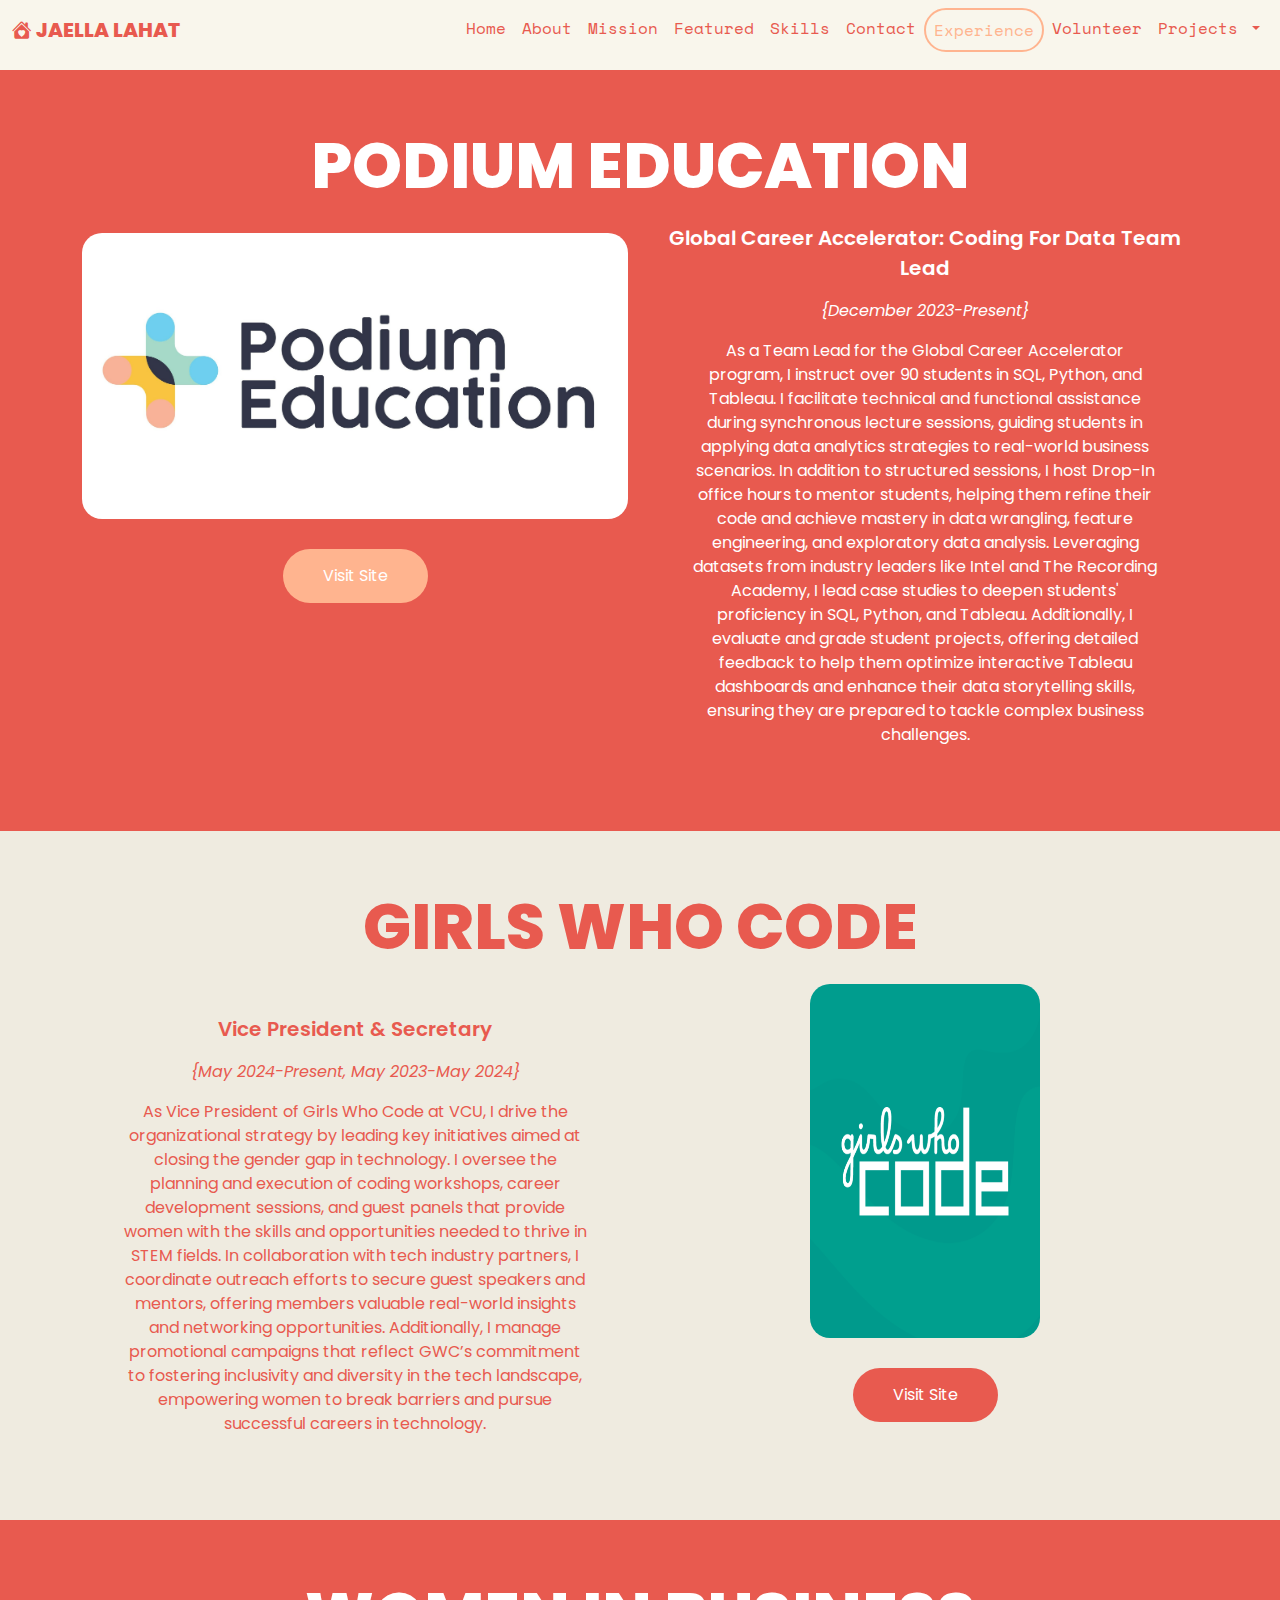
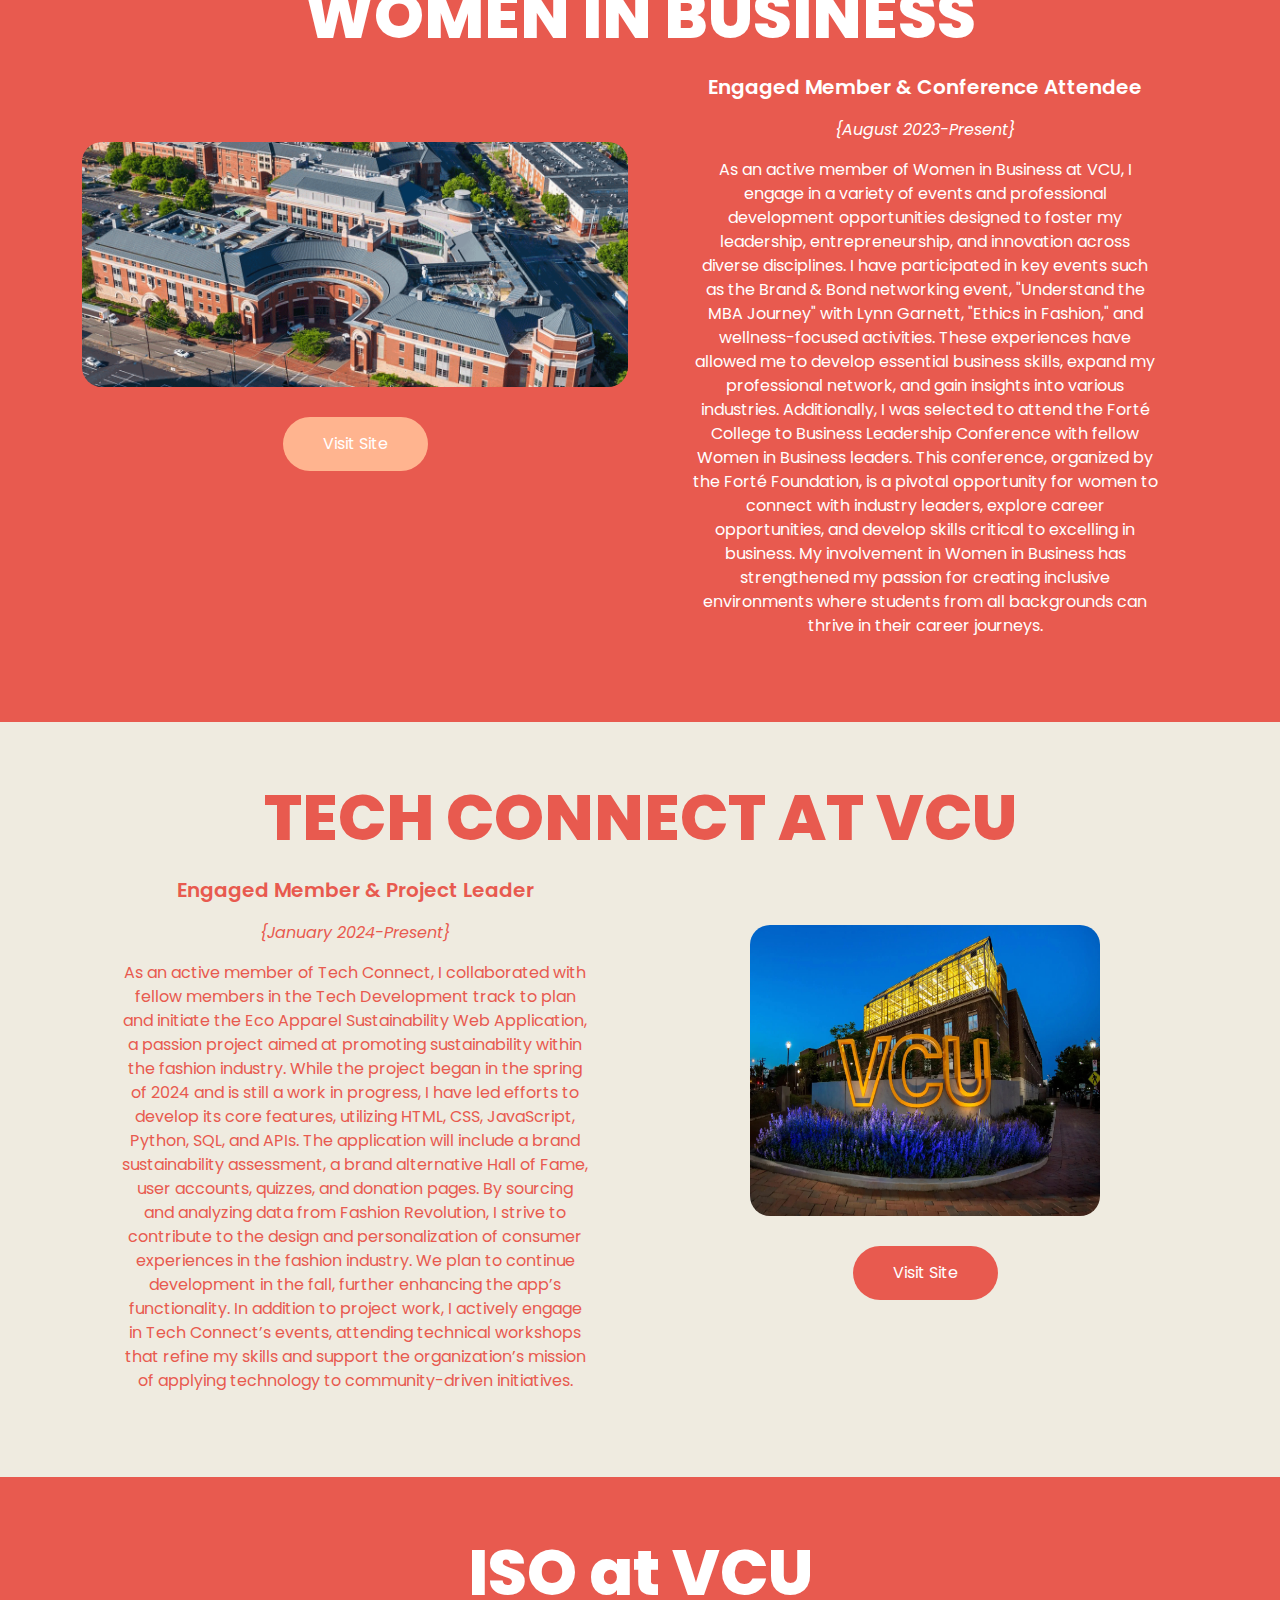
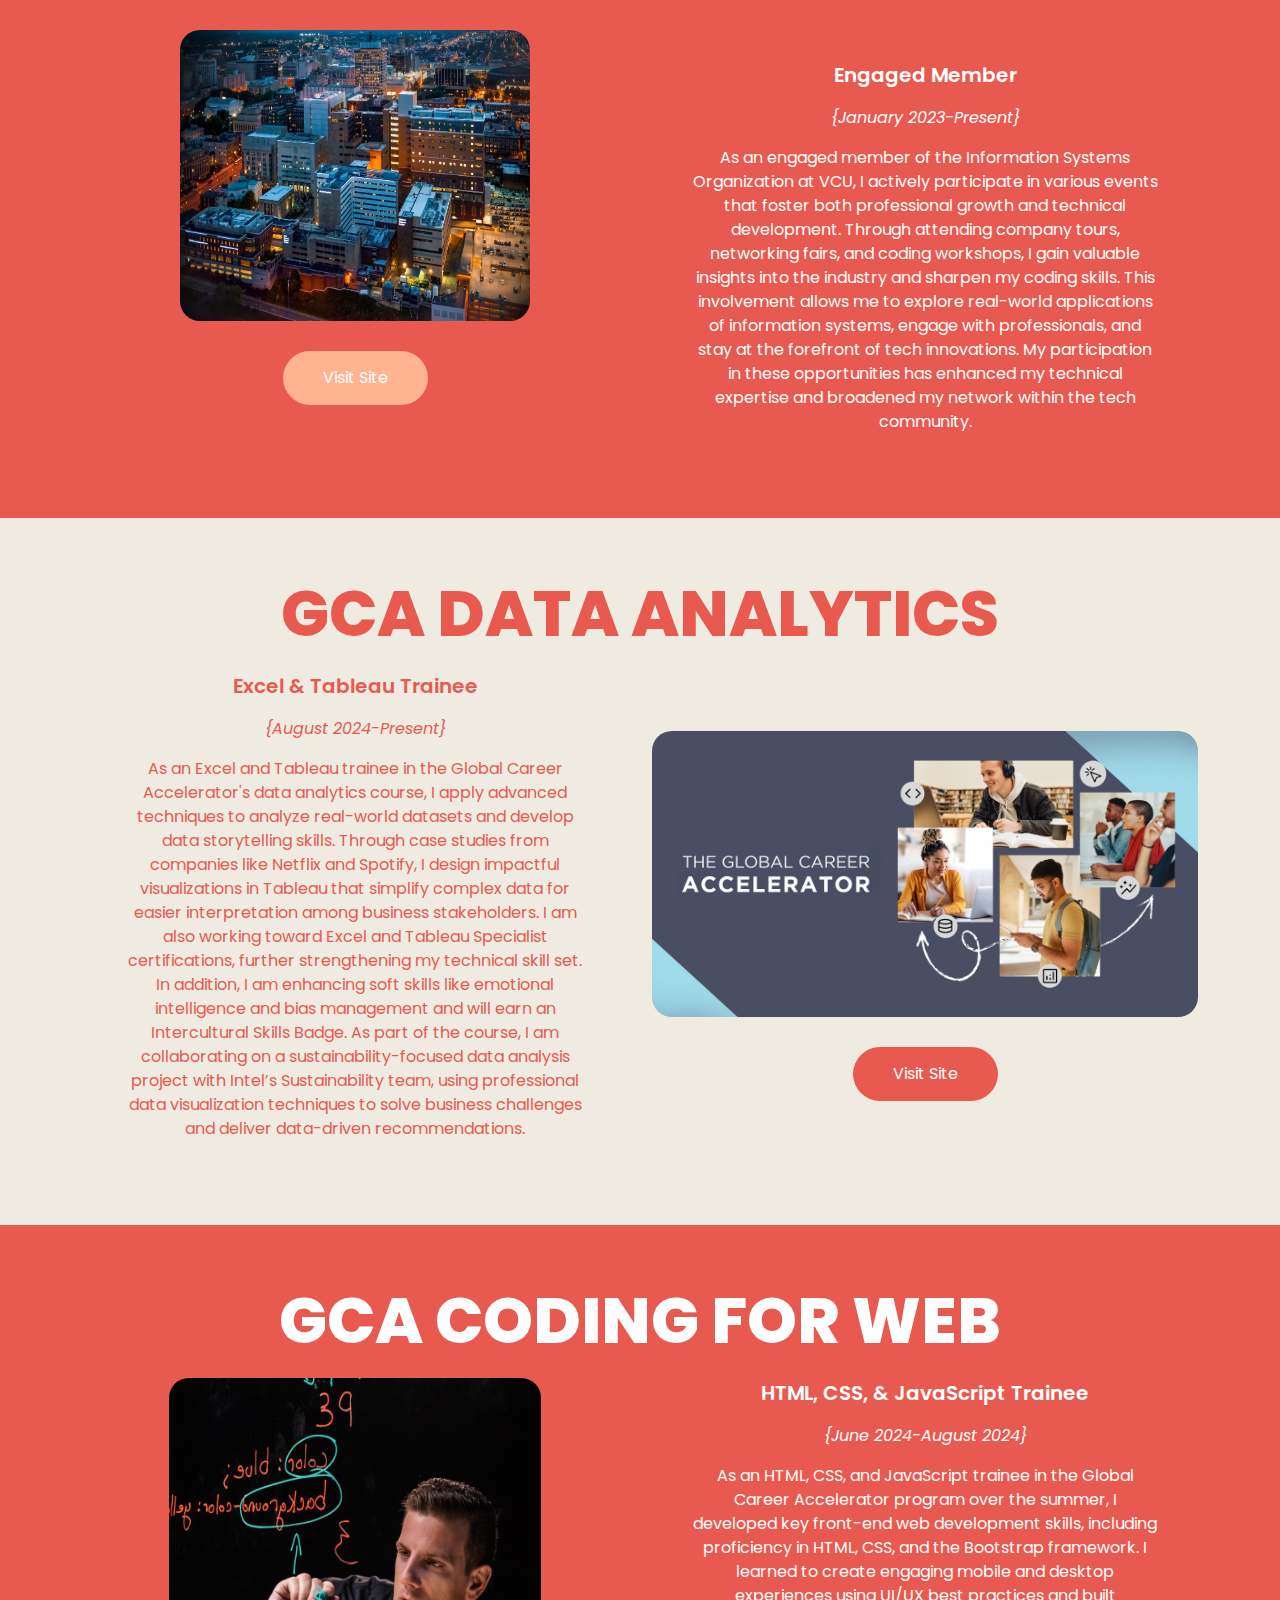
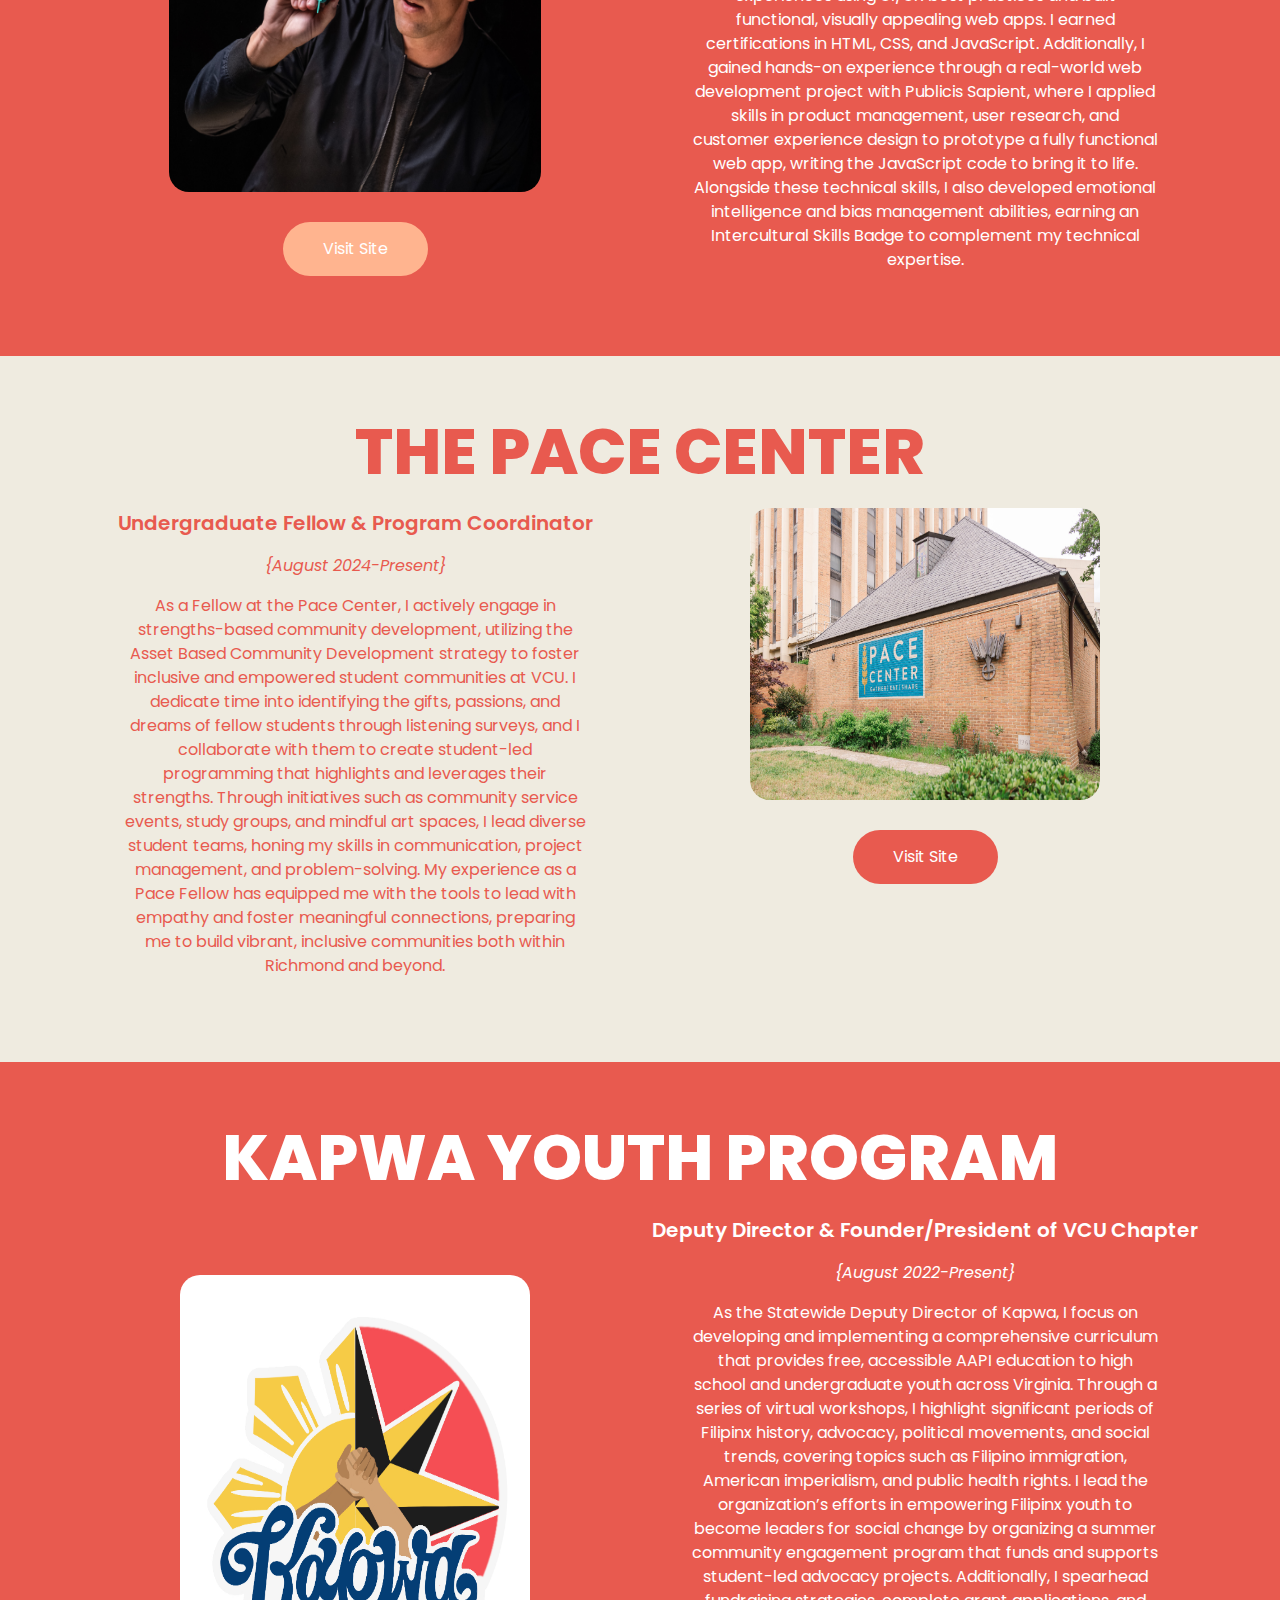
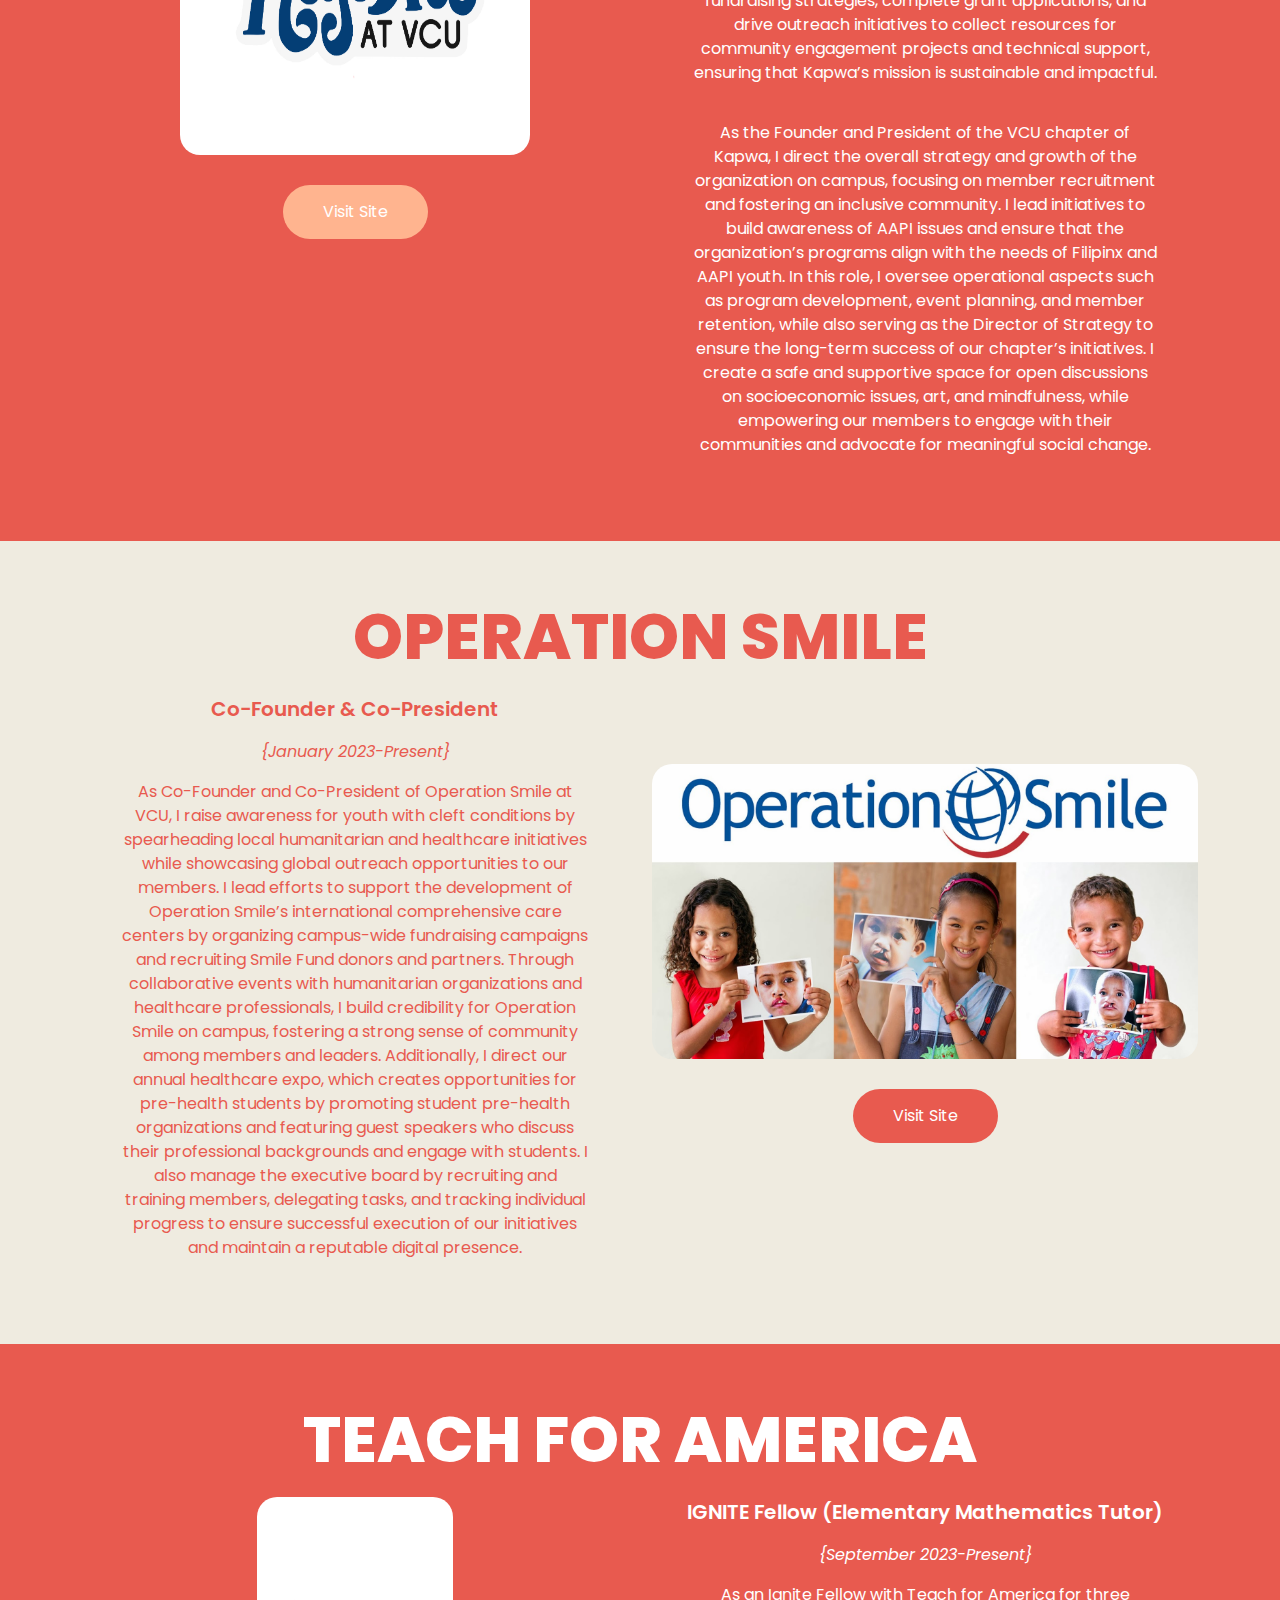
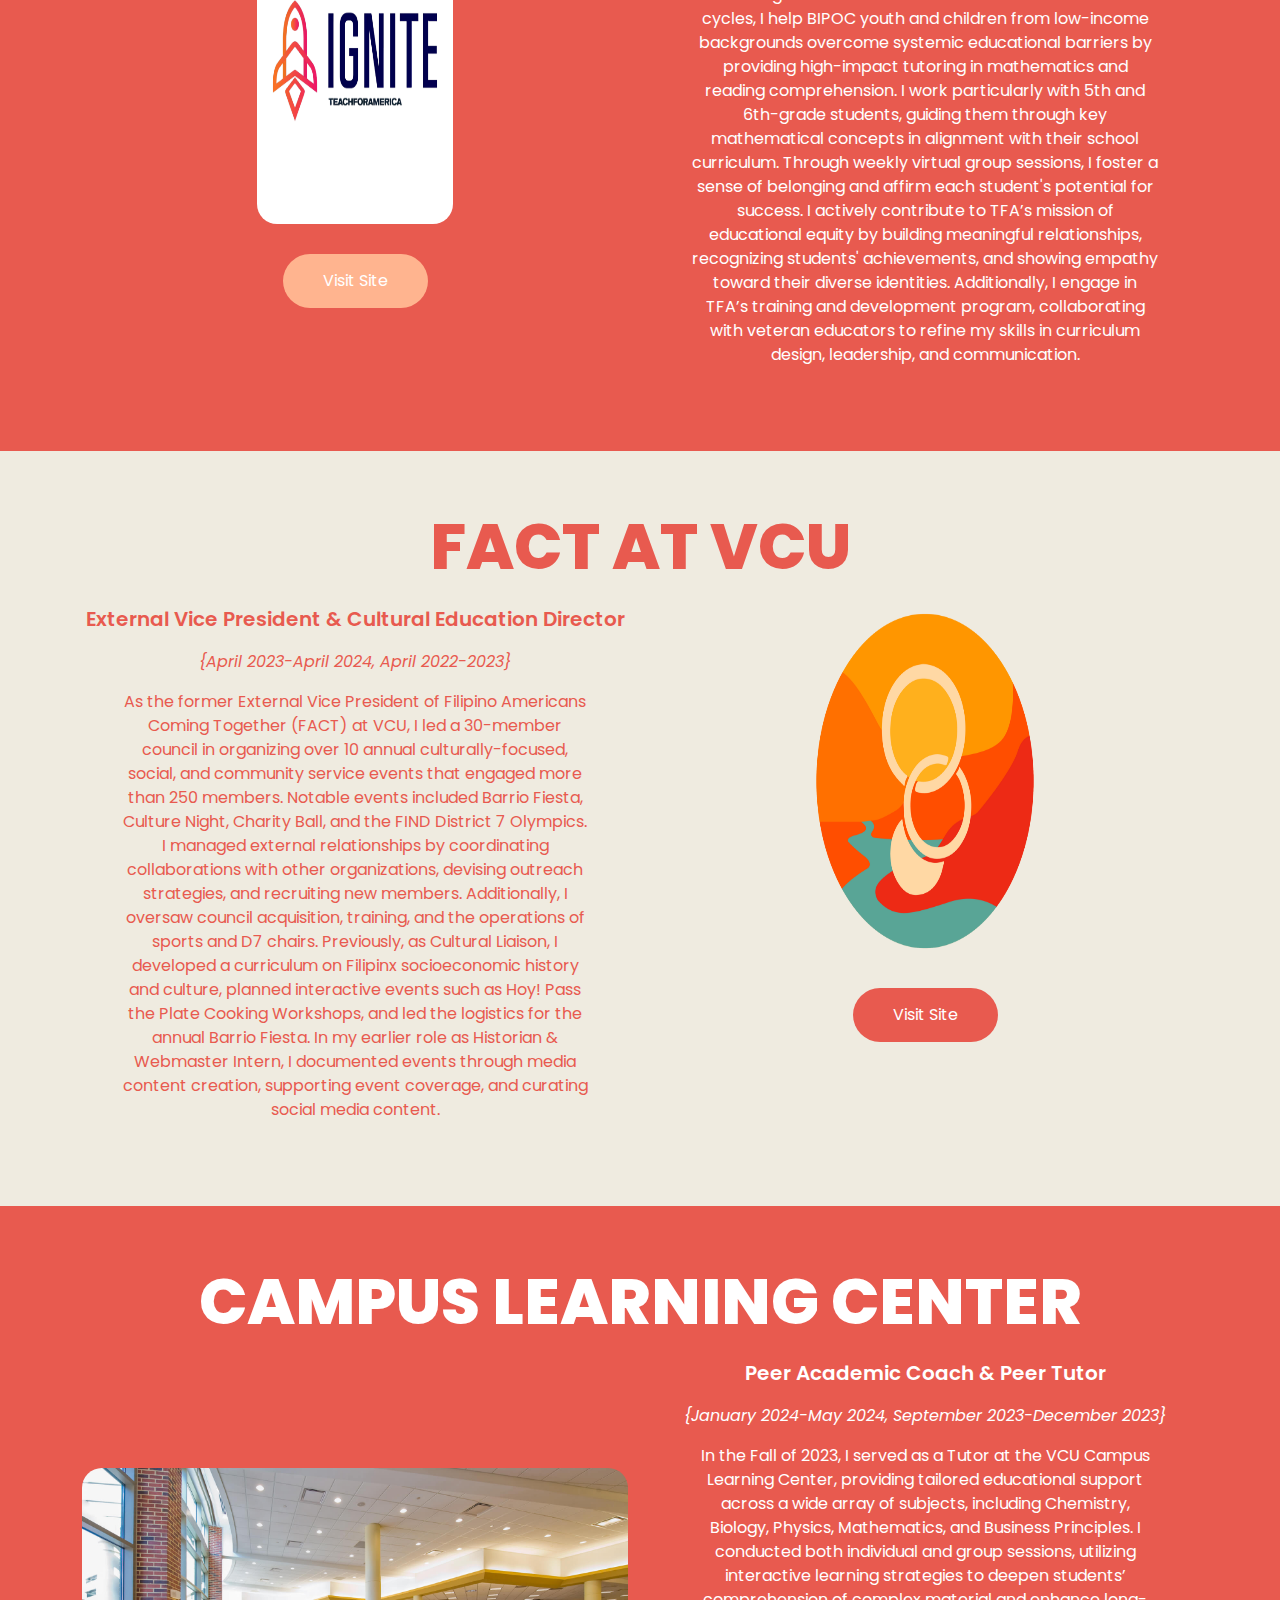
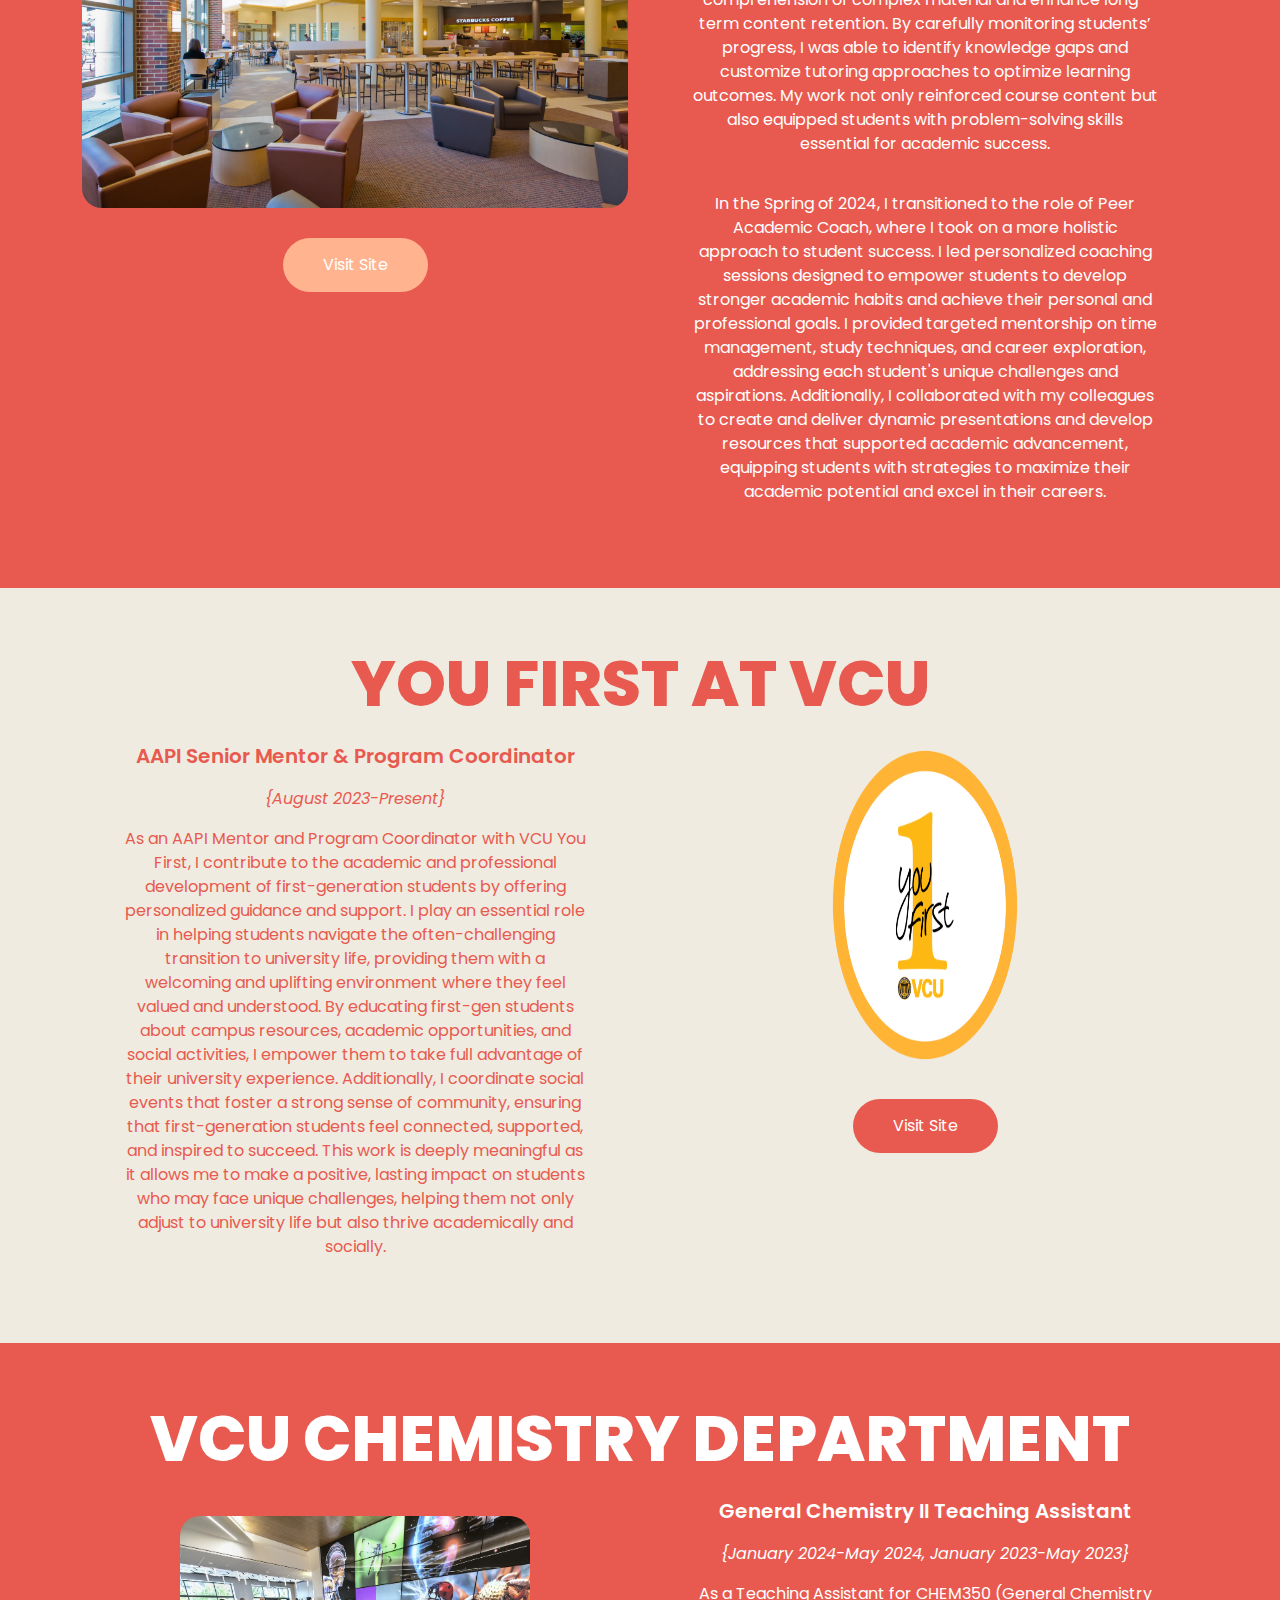
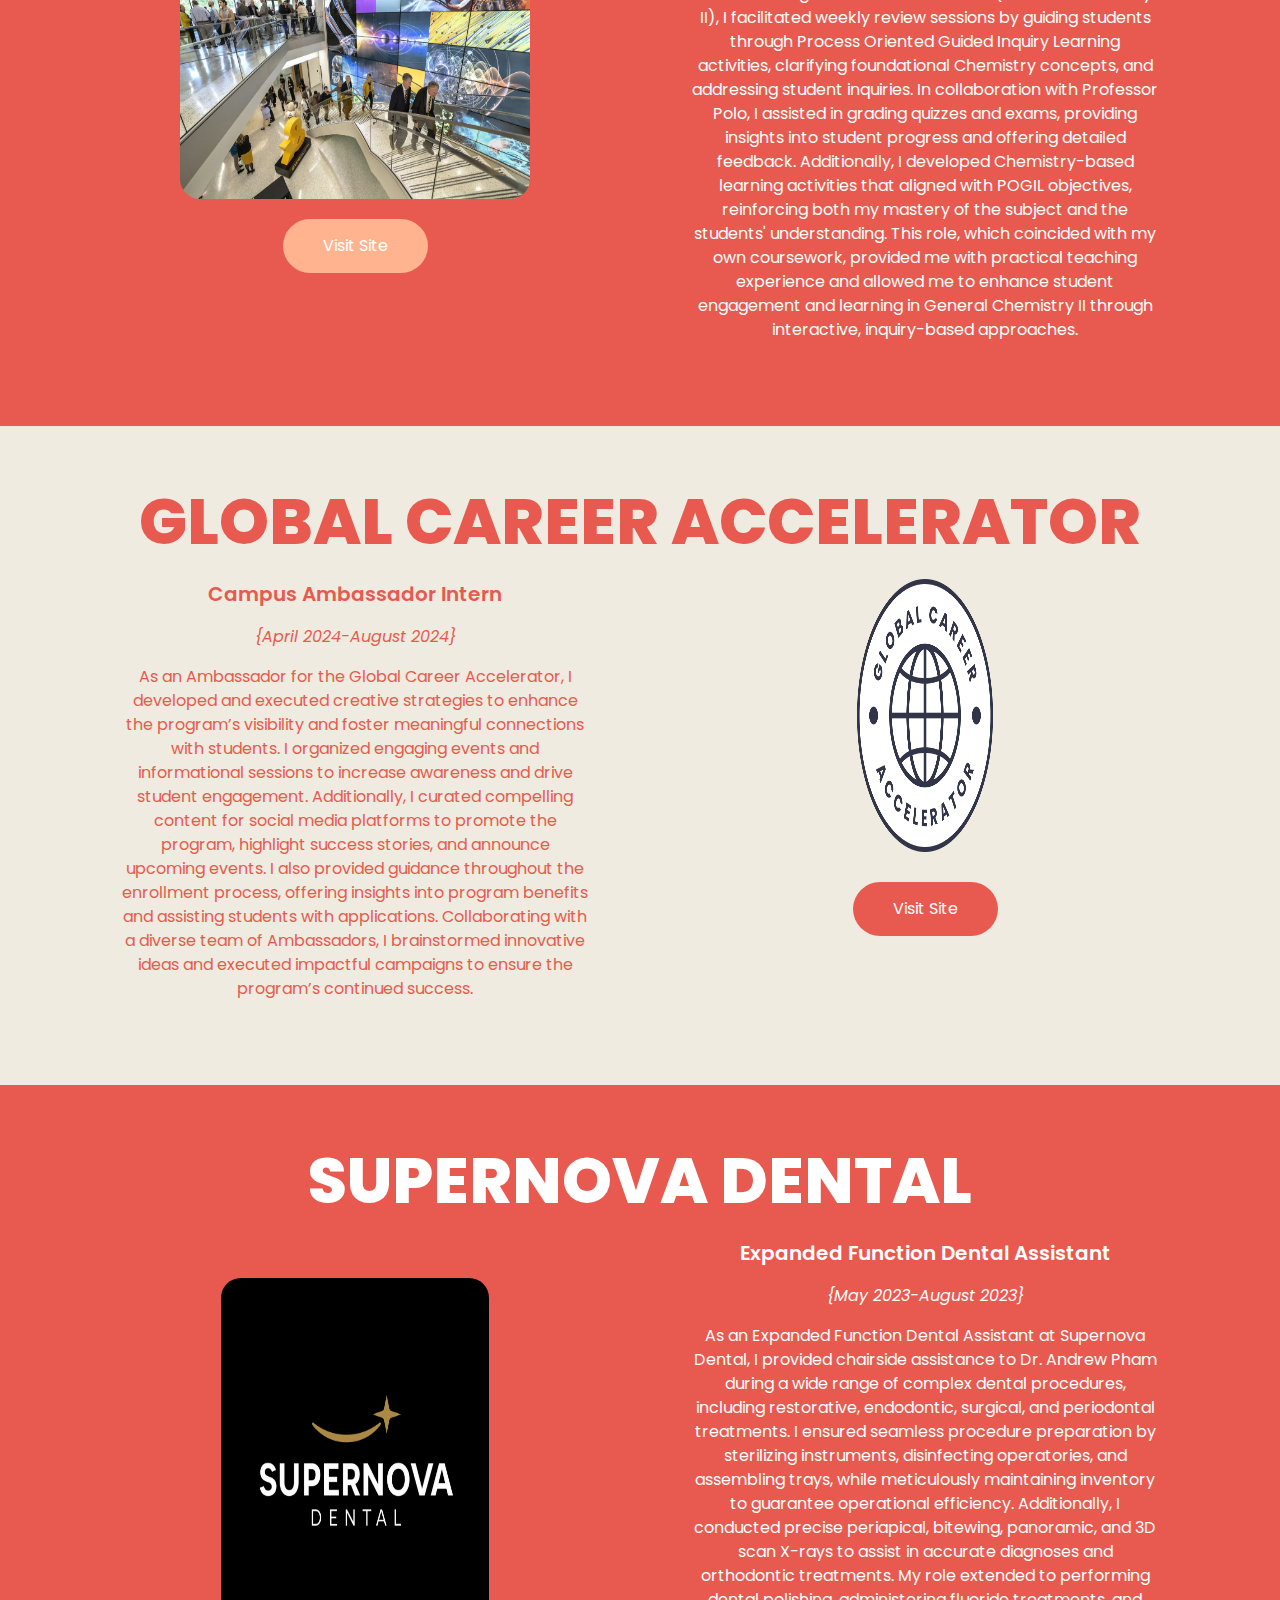
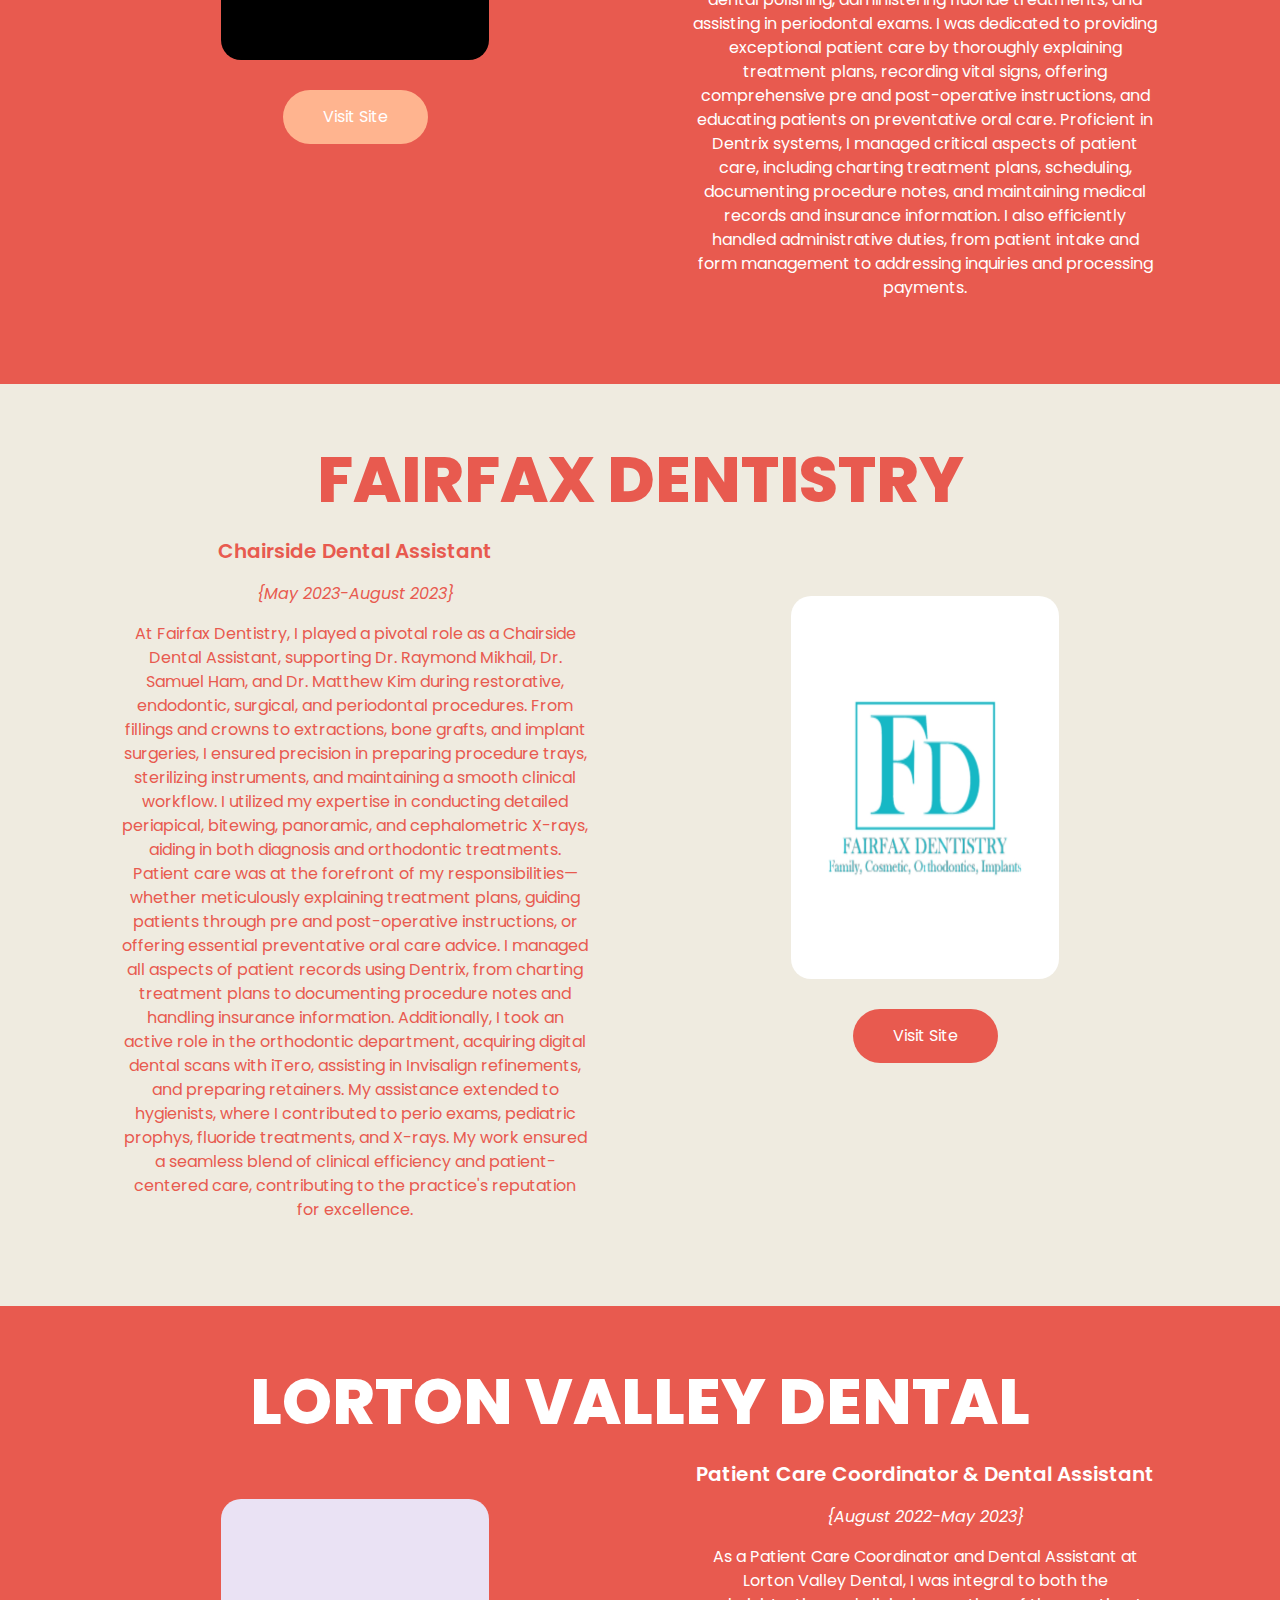
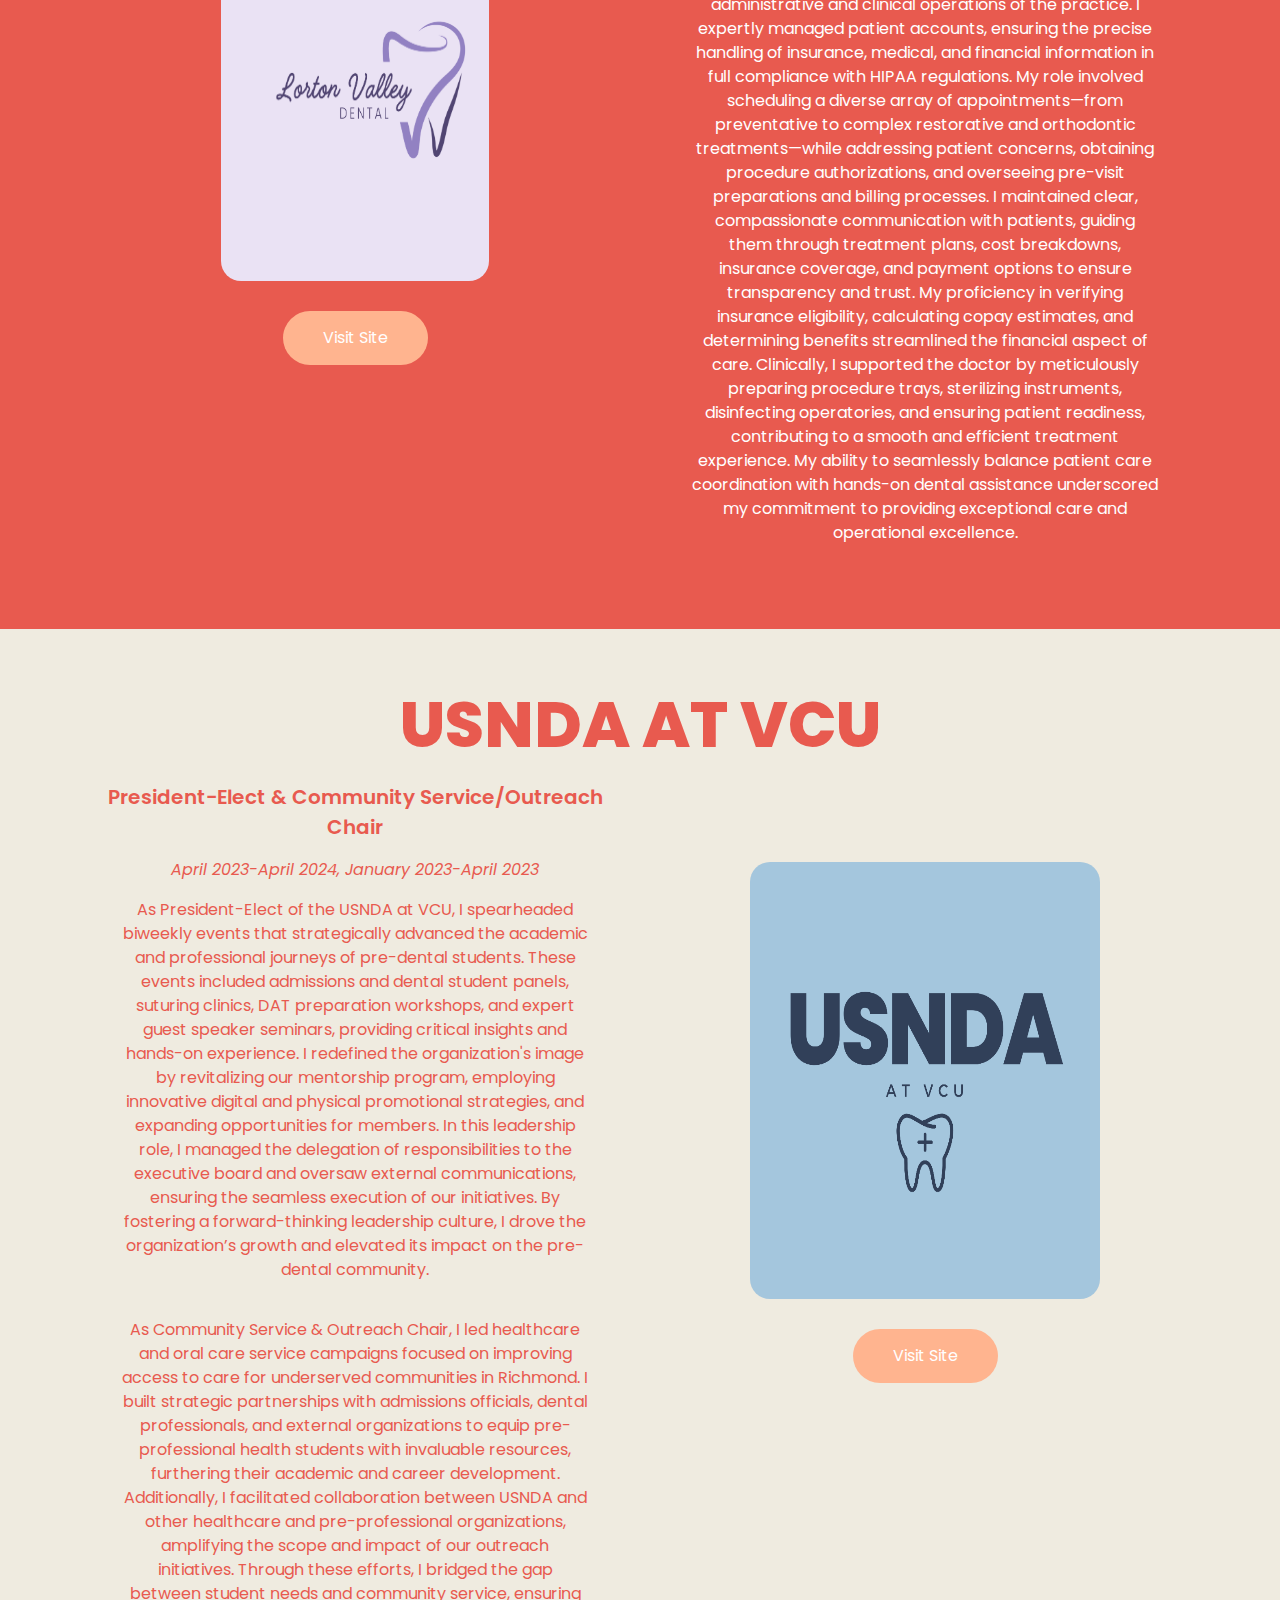
<file: experience.html>
<!DOCTYPE html>
<html lang="en">
<head>
  <meta charset="UTF-8">
  <meta name="viewport" content="width=device-width, initial-scale=1.0">
  <meta name="milestone" content="Portfolio">
  <title>Professional Experience</title>
  <!-- Bootstrap CSS CDN -->
  <link href="https://cdn.jsdelivr.net/npm/bootstrap@5.3.3/dist/css/bootstrap.min.css" rel="stylesheet" integrity="sha384-QWTKZyjpPEjISv5WaRU9OFeRpok6YctnYmDr5pNlyT2bRjXh0JMhjY6hW+ALEwIH" crossorigin="anonymous">
  <!-- Bootstrap Icons CDN -->
  <link rel="stylesheet" href="https://cdn.jsdelivr.net/npm/bootstrap-icons@1.11.3/font/bootstrap-icons.min.css">
  <!-- Space Mono Font Family -->
  <link rel="preconnect" href="https://fonts.googleapis.com">
  <link rel="preconnect" href="https://fonts.gstatic.com" crossorigin>
  <link href="https://fonts.googleapis.com/css2?family=Space+Mono:ital,wght@0,400;0,700;1,400;1,700&display=swap" rel="stylesheet">
  <!-- Poppins Font Family -->
  <link rel="preconnect" href="https://fonts.googleapis.com">
  <link rel="preconnect" href="https://fonts.gstatic.com" crossorigin>
  <link href="https://fonts.googleapis.com/css2?family=Poppins:ital,wght@0,100;0,200;0,300;0,400;0,500;0,600;0,700;0,800;0,900;1,100;1,200;1,300;1,400;1,500;1,600;1,700;1,800;1,900&display=swap" rel="stylesheet">
  <!-- My Style Sheets -->
  <link href="style.css" rel="stylesheet" type="text/css">
</head>
<body class="scroll-top" data-bs-spy="scroll" data-bs-target=".navbar" data-bs-offset="70">

  <!-- NavBar -->
  <nav class="navbar navbar-expand-lg fixed-top">
    <div class="container-fluid">
      <a class="navbar-brand" href="#"><i class="bi bi-house-heart-fill"></i> JAELLA LAHAT</a>
      <button class="navbar-toggler" type="button" data-bs-toggle="collapse" data-bs-target="#nav-collapse" aria-controls="nav-collapse" aria-expanded="false" aria-label="Toggle navigation">
        <i class="bi bi-chevron-double-down"></i>
      </button>

    <div id="nav-collapse" class="collapse navbar-collapse">
      <!-- Unordered List of NavBar Items-->
      <ul class="navbar-nav ms-auto">
        <!-- Home -->
        <li class="nav-item">
          <a class="nav-link" href="index.html">Home</a>
        </li>
        <!-- About Me -->
        <li class="nav-item">
          <a class="nav-link" href="#about-section">About</a>
        </li>
        <!-- Mission & Values -->
        <li class="nav-item">
          <a class="nav-link" href="#mission-section">Mission</a>
        </li>
        <!-- Featured -->
        <li class="nav-item">
          <a class="nav-link" href="#featured-section">Featured</a>
        </li>
        <!-- Skills -->
        <li class="nav-item">
          <a class="nav-link" href="#skills-section">Skills</a>
        </li>
        <!-- Contact -->
        <li class="nav-item">
          <a class="nav-link" href="#contact-section">Contact</a>
        </li>
        <!-- Experience -->
        <li class="nav-item">
          <a class="nav-link active" href="#">Experience</a>
        </li>
        <!-- Volunteer Work -->
        <li class="nav-item">
          <a class="nav-link" href="volunteer.html">Volunteer</a>
        </li>
        <!-- Projects Dropdown -->
        <li class="nav-item dropdown">
          <a class="nav-link dropdown-toggle" href="#" role="button" data-bs-toggle="dropdown" aria-expanded="false">
            Projects
          </a>
          <ul class="dropdown-menu dropdown-menu-end">
            <li><a class="dropdown-item" href="web.html">Web Development</a></li>
            <li><a class="dropdown-item" href="data.html">Data Analytics</a></li>
            <li><a class="dropdown-item" href="game.html">Game Development</a></li>
            <li><a class="dropdown-item" href="it.html">Tech Infrastructure</a></li>
            <li><a class="dropdown-item" href="marketing.html">Digital Marketing</a></li>
          </ul>
        </li>
      </ul>
    </div>
  </nav>

  <!-- Experience 1: PUSO-->
  <section id="podium-section" class="py-5">
    <div class="container">
      <!-- Row 1 -->
      <div class="row about-row"> 
        <div class="col-md-12 text-center">
          <h2 class="experience-title">PODIUM EDUCATION</h2>
        </div>
      </div>

      <!-- Row 2 -->
      <div class="row">
        <!-- COLUMN 1 Centered Image and Button -->
        <div class="col-md-6 d-flex flex-column align-items-center">
          <!-- Wrap the image in a div and center it -->
          <div class="d-flex justify-content-center">
            <img id="podium-img" src="img/podium-education.jpg" alt="An image of the Podium Education logo.">
          </div>
          <!-- Wrap the button in a div and center it -->
          <div class="d-flex justify-content-center">
            <a id="experience-links-odd" href="https://www.podiumeducation.com/" class="btn btn-primary">Visit Site</a>
          </div>
        </div>

        <!-- COLUMN 2 Position, Dates, & Description -->
        <div class="col-md-6">
          <p class="text-center" id="position-statement">Global Career Accelerator: Coding For Data Team Lead</p>
          <p class="text-center"><em>{December 2023-Present}</em></p>
          <p class="text-center" id="experience-statement">As a Team Lead for the Global Career Accelerator program, I instruct over 90 students in SQL, Python, and Tableau. I facilitate technical and functional assistance during synchronous lecture sessions, guiding students in applying data analytics strategies to real-world business scenarios. In addition to structured sessions, I host Drop-In office hours to mentor students, helping them refine their code and achieve mastery in data wrangling, feature engineering, and exploratory data analysis. Leveraging datasets from industry leaders like Intel and The Recording Academy, I lead case studies to deepen students' proficiency in SQL, Python, and Tableau. Additionally, I evaluate and grade student projects, offering detailed feedback to help them optimize interactive Tableau dashboards and enhance their data storytelling skills, ensuring they are prepared to tackle complex business challenges.</p>
        </div>   
      </div>
    </div>
  </section>

  <!-- Experience 2: GWC -->
  <section id="gwc-section" class="py-5">
    <div class="container">
      <!-- Row 1 -->
      <div class="row about-row">
        <div class="col-md-12 text-center">
          <h2 class="experience-title">GIRLS WHO CODE</h2>
        </div>
      </div>

      <!-- Row 2 -->
      <div class="row">
        <!-- COLUMN 1 Position, Dates, & Description -->
        <div class="col-md-6">
          <p class="text-center" id="position-statement-gwc" > Vice President & Secretary</p>
          <p class="text-center"><em>{May 2024-Present, May 2023-May 2024}</em></p>
          <p class="text-center" id="experience-statement">As Vice President of Girls Who Code at VCU, I drive the organizational strategy by leading key initiatives aimed at closing the gender gap in technology. I oversee the planning and execution of coding workshops, career development sessions, and guest panels that provide women with the skills and opportunities needed to thrive in STEM fields. In collaboration with tech industry partners, I coordinate outreach efforts to secure guest speakers and mentors, offering members valuable real-world insights and networking opportunities. Additionally, I manage promotional campaigns that reflect GWC’s commitment to fostering inclusivity and diversity in the tech landscape, empowering women to break barriers and pursue successful careers in technology.</p>
        </div>

        <!-- COLUMN 2 Centered Image and Button -->
        <div class="col-md-6 d-flex flex-column align-items-center">
          <!-- Wrap the image in a div and center it -->
          <div class="d-flex justify-content-center">
            <img id="gwc-img" src="img/gwc-at-vcu.jpg" alt="An image of the Girls Who Code logo.">
          </div>
          <!-- Wrap the button in a div and center it -->
          <div class="d-flex justify-content-center">
            <a id="experience-links-even" href="https://girlswhocode.com/about-us" class="btn btn-primary">Visit Site</a>
          </div>
        </div>
    </div>
  </section>

  <!-- Experience 3: Women in Business -->
  <section id="wib-section" class="py-5">
    <div class="container">
      <!-- Row 1 -->
      <div class="row about-row">
        <div class="col-md-12 text-center">
          <h2 class="experience-title">WOMEN IN BUSINESS</h2>
        </div>
      </div>

      <!-- Row 2 -->
      <div class="row">
        <!-- COLUMN 1 Centered Image and Button -->
        <div class="col-md-6 d-flex flex-column align-items-center">
          <!-- Wrap the image in a div and center it -->
          <div class="d-flex justify-content-center">
            <img id="wib-img" src="img/business-vcu.jpg" alt="An image of the VCU School of Business.">
          </div>
          <!-- Wrap the button in a div and center it -->
          <div class="d-flex justify-content-center">
            <a id="experience-links-odd" href="https://www.instagram.com/wibatvcu/" class="btn btn-primary">Visit Site</a>
          </div>
        </div>

        <!-- Column 2 Position, Dates, & Description -->
        <div class="col-md-6">
          <p class="text-center" id="position-statement">Engaged Member & Conference Attendee</p>
          <p class="text-center"><em>{August 2023-Present}</em></p>

          <p class="text-center" id="experience-statement">As an active member of Women in Business at VCU, I engage in a variety of events and professional development opportunities designed to foster my leadership, entrepreneurship, and innovation across diverse disciplines. I have participated in key events such as the Brand & Bond networking event, "Understand the MBA Journey" with Lynn Garnett, "Ethics in Fashion," and wellness-focused activities. These experiences have allowed me to develop essential business skills, expand my professional network, and gain insights into various industries. Additionally, I was selected to attend the Forté College to Business Leadership Conference with fellow Women in Business leaders. This conference, organized by the Forté Foundation, is a pivotal opportunity for women to connect with industry leaders, explore career opportunities, and develop skills critical to excelling in business. My involvement in Women in Business has strengthened my passion for creating inclusive environments where students from all backgrounds can thrive in their career journeys. </p>
        </div>
      </div>
    </div>
  </section>

  <!-- Experience 4: Tech Connect -->
  <section id="tech-connect-section" class="py-5">
    <div class="container">
      <!-- Row 1 -->
      <div class="row about-row">
        <div class="col-md-12 text-center">
          <h2 class="experience-title">TECH CONNECT AT VCU</h2>
        </div>
      </div>
      
      <!-- Row 2 -->
      <div class="row">
        <!-- Column 1: Position, Dates, & Description -->
        <div class="col-md-6">
          <p class="text-center" id="position-statement">Engaged Member & Project Leader</p>
          <p class="text-center"><em>{January 2024-Present}</em></p>

          <p class="text-center" id="experience-statement">As an active member of Tech Connect, I collaborated with fellow members in the Tech Development track to plan and initiate the Eco Apparel Sustainability Web Application, a passion project aimed at promoting sustainability within the fashion industry. While the project began in the spring of 2024 and is still a work in progress, I have led efforts to develop its core features, utilizing HTML, CSS, JavaScript, Python, SQL, and APIs. The application will include a brand sustainability assessment, a brand alternative Hall of Fame, user accounts, quizzes, and donation pages. By sourcing and analyzing data from Fashion Revolution, I strive to contribute to the design and personalization of consumer experiences in the fashion industry. We plan to continue development in the fall, further enhancing the app’s functionality. In addition to project work, I actively engage in Tech Connect’s events, attending technical workshops that refine my skills and support the organization’s mission of applying technology to community-driven initiatives.</p>
        </div>
        
        <!-- COLUMN 2 Centered Image and Button -->
        <div class="col-md-6 d-flex flex-column align-items-center">
          <!-- Wrap the image in a div and center it -->
          <div class="d-flex justify-content-center">
            <img id="tech-connect-img"src="img/tech-connect-vcu.jpg" alt="An image of the VCU sign.">
          </div>
          <!-- Wrap the button in a div and center it -->
          <div class="d-flex justify-content-center">
            <a id="experience-links-even" href="https://www.instagram.com/techconnect.vcu/" class="btn btn-primary">Visit Site</a>
          </div>
        </div>
        
      </div>
    </div>
  </section>

  <!-- Experience 5: ISO -->
  <section id="iso-section" class="py-5">
    <div class="container">
      <!-- Row 1 -->
      <div class="row about-row">
        <div class="col-md-12 text-center">
          <h2 class="experience-title">ISO at VCU</h2>
        </div>
      </div>

      <!-- Row 2 -->
      <div class="row">
        <!-- COLUMN 1 Centered Image and Button -->
        <div class="col-md-6 d-flex flex-column align-items-center">
          <!-- Wrap the image in a div and center it -->
          <div class="d-flex justify-content-center">
            <img id="iso-img"src="img/iso-vcu.jpg" alt="An image of the VCU campus.">
          </div>
          <!-- Wrap the button in a div and center it -->
          <div class="d-flex justify-content-center">
            <a id="experience-links-odd" href="https://www.instagram.com/i.s.o.vcu/" class="btn btn-primary">Visit Site</a>
          </div>
        </div>
        
       <!-- COLUMN 2 Position, Dates, & Description -->
        <div class="col-md-6">
          <p class="text-center" id="position-statement-iso">Engaged Member</p>
          <p class="text-center"><em>{January 2023-Present}</em></p>

          <p class="text-center" id="experience-statement">As an engaged member of the Information Systems Organization at VCU, I actively participate in various events that foster both professional growth and technical development. Through attending company tours, networking fairs, and coding workshops, I gain valuable insights into the industry and sharpen my coding skills. This involvement allows me to explore real-world applications of information systems, engage with professionals, and stay at the forefront of tech innovations. My participation in these opportunities has enhanced my technical expertise and broadened my network within the tech community.</p>
        </div>
      </div>
    </div>
  </section>

  <!-- Experience 6: GCA DA -->
  <section id="gca-da-section" class="py-5">
    <div class="container">
      <!-- Row 1 -->
      <div class="row about-row">
        <div class="col-md-12 text-center">
          <h2 class="experience-title">GCA DATA ANALYTICS</h2>
        </div>
      </div>

      <!-- Row 2 -->
      <div class="row">
        <!-- COLUMN 1 Position, Dates, & Description -->
        <div class="col-md-6">
          <p class="text-center" id="position-statement">Excel & Tableau Trainee</p>
          <p class="text-center"><em>{August 2024-Present}</em></p>
          <p class="text-center" id="experience-statement">As an Excel and Tableau trainee in the Global Career Accelerator's data analytics course, I apply advanced techniques to analyze real-world datasets and develop data storytelling skills. Through case studies from companies like Netflix and Spotify, I design impactful visualizations in Tableau that simplify complex data for easier interpretation among business stakeholders. I am also working toward Excel and Tableau Specialist certifications, further strengthening my technical skill set. In addition, I am enhancing soft skills like emotional intelligence and bias management and will earn an Intercultural Skills Badge. As part of the course, I am collaborating on a sustainability-focused data analysis project with Intel’s Sustainability team, using professional data visualization techniques to solve business challenges and deliver data-driven recommendations.
</p>
        </div>

        <!-- COLUMN 2 Centered Image and Button -->
        <div class="col-md-6 d-flex flex-column align-items-center">
          <!-- Wrap the image in a div and center it -->
          <div class="d-flex justify-content-center">
            <img id="gca-da-img"src="img/gca-da.jpeg" alt="An image of the GCA Coding for Web Data Analytics page.">
          </div>
          <!-- Wrap the button in a div and center it -->
          <div class="d-flex justify-content-center">
            <a id="experience-links-even" href="https://www.globaltech.vcu.edu/data-analytics" class="btn btn-primary">Visit Site</a>
          </div>
        </div>
      </div>
    </div>
  </section>

  <!-- Experience 7: GCA WD -->
  <section id="gca-wd-section" class="py-5">
    <div class="container">
      <!-- Row 1 -->
      <div class="row about-row">
        <div class="col-md-12 text-center">
          <h2 class="experience-title">GCA CODING FOR WEB</h2>
        </div>
      </div>

      <!-- Row 2 -->
      <div class="row">
        <!-- COLUMN 1 Centered Image and Button -->
        <div class="col-md-6 d-flex flex-column align-items-center">
          <!-- Wrap the image in a div and center it -->
          <div class="d-flex justify-content-center">
            <img id="gca-wd-img"src="img/gca-wd.jpg" alt="An image of the GCA Coding for Web instructor, Dr. Small.">
          </div>
          <!-- Wrap the button in a div and center it -->
          <div class="d-flex justify-content-center">
            <a id="experience-links-odd" href="https://www.globaltech.vcu.edu/coding-for-web" class="btn btn-primary">Visit Site</a>
          </div>
        </div>

        <!-- COLUMN 2 -->
        <div class="col-md-6">
          <p class="text-center" id="position-statement">HTML, CSS, & JavaScript Trainee</p>
          <p class="text-center"><em>{June 2024-August 2024}</em></p>
          <p class="text-center" id="experience-statement">As an HTML, CSS, and JavaScript trainee in the Global Career Accelerator program over the summer, I developed key front-end web development skills, including proficiency in HTML, CSS, and the Bootstrap framework. I learned to create engaging mobile and desktop experiences using UI/UX best practices and built functional, visually appealing web apps. I earned certifications in HTML, CSS, and JavaScript. Additionally, I gained hands-on experience through a real-world web development project with Publicis Sapient, where I applied skills in product management, user research, and customer experience design to prototype a fully functional web app, writing the JavaScript code to bring it to life. Alongside these technical skills, I also developed emotional intelligence and bias management abilities, earning an Intercultural Skills Badge to complement my technical expertise.</p>
        </div>
      </div>
    </div>
  </section>
  
  
  <!-- Experience 8: PACE -->
  <section id="pace-section" class="py-5">
    <div class="container">
      <!-- Row 1 -->
      <div class="row about-row">
        <div class="col-md-12 text-center">
          <h2 class="experience-title">THE PACE CENTER</h2>
        </div>
      </div>

      <!-- Row 2 -->
      <div class="row">
        <!-- COLUMN 1 Position, Dates, & Description -->
        <div class="col-md-6">
          <p class="text-center" id="position-statement"> Undergraduate Fellow & Program Coordinator</p>
          <p class="text-center"><em>{August 2024-Present}</em></p>
          <p class="text-center" id="experience-statement">As a Fellow at the Pace Center, I actively engage in strengths-based community development, utilizing the Asset Based Community Development strategy to foster inclusive and empowered student communities at VCU. I dedicate time into identifying the gifts, passions, and dreams of fellow students through listening surveys, and I collaborate with them to create student-led programming that highlights and leverages their strengths. Through initiatives such as community service events, study groups, and mindful art spaces, I lead diverse student teams, honing my skills in communication, project management, and problem-solving. My experience as a Pace Fellow has equipped me with the tools to lead with empathy and foster meaningful connections, preparing me to build vibrant, inclusive communities both within Richmond and beyond.</p>
        </div>

        <!-- COLUMN 2 Centered Image and Button -->
        <div class="col-md-6 d-flex flex-column align-items-center">
          <!-- Wrap the image in a div and center it -->
          <div class="d-flex justify-content-center">
            <img id="pace-img"src="img/pace-center.jpg" alt="An image of the PACE Center building.">
          </div>
          <!-- Wrap the button in a div and center it -->
          <div class="d-flex justify-content-center">
            <a id="experience-links-even" href="https://www.thepacecenter.com/" class="btn btn-primary">Visit Site</a>
          </div>
        </div>
        </div>
      </div>
    </div>
  </section>

  <!-- Experience 9: Kapwa -->
  <section id="kapwa-section" class="py-5">
    <div class="container">
      <!-- Row 1 -->
      <div class="row about-row">
        <div class="col-md-12 text-center">
          <h2 class="experience-title">KAPWA YOUTH PROGRAM</h2>
        </div>
      </div>

      <!-- Row 1 -->
      <div class="row">
        <!-- COLUMN 1 Centered Image and Button -->
        <div class="col-md-6 d-flex flex-column align-items-center">
          <!-- Wrap the image in a div and center it -->
          <div class="d-flex justify-content-center">
            <img id="kapwa-img"src="img/kapwa-at-vcu.jpg" alt="An image of the Kapwa at VCU logo.">
          </div>
          <!-- Wrap the button in a div and center it -->
          <div class="d-flex justify-content-center">
            <a id="experience-links-odd" href="https://www.instagram.com/kapwaatvcu/" class="btn btn-primary">Visit Site</a>
          </div>
        </div>

        <!-- Column 2 Positions, Dates, & Description -->
        <div class="col-md-6">
          <p class="text-center" id="position-statement"> Deputy Director & Founder/President of VCU Chapter</p>
          <p class="text-center"><em>{August 2022-Present}</em></p>
          <p class="text-center" id="experience-statement">As the Statewide Deputy Director of Kapwa, I focus on developing and implementing a comprehensive curriculum that provides free, accessible AAPI education to high school and undergraduate youth across Virginia. Through a series of virtual workshops, I highlight significant periods of Filipinx history, advocacy, political movements, and social trends, covering topics such as Filipino immigration, American imperialism, and public health rights. I lead the organization’s efforts in empowering Filipinx youth to become leaders for social change by organizing a summer community engagement program that funds and supports student-led advocacy projects. Additionally, I spearhead fundraising strategies, complete grant applications, and drive outreach initiatives to collect resources for community engagement projects and technical support, ensuring that Kapwa’s mission is sustainable and impactful.</p>

          <p class="text-center" id="experience-statement">As the Founder and President of the VCU chapter of Kapwa, I direct the overall strategy and growth of the organization on campus, focusing on member recruitment and fostering an inclusive community. I lead initiatives to build awareness of AAPI issues and ensure that the organization’s programs align with the needs of Filipinx and AAPI youth. In this role, I oversee operational aspects such as program development, event planning, and member retention, while also serving as the Director of Strategy to ensure the long-term success of our chapter’s initiatives. I create a safe and supportive space for open discussions on socioeconomic issues, art, and mindfulness, while empowering our members to engage with their communities and advocate for meaningful social change.</p>
        </div>
      </div>
    </div>
  </section>

  <!-- Experience 10: Operation Smile -->
  <section id="opsmile-section" class="py-5">
    <div class="container">
      <!-- Row 1 -->
      <div class="row about-row">
        <div class="col-md-12 text-center">
          <h2 class="experience-title">OPERATION SMILE</h2>
        </div>
      </div>

      <!-- Row 2 -->
      <div class="row">
        <!-- COLUMN 1 Positions, Dates, & Description -->
        <div class="col-md-6">
          <p class="text-center" id="position-statement">Co-Founder & Co-President</p>
          <p class="text-center"><em>{January 2023-Present}</em></p>
          <p class="text-center" id="experience-statement">As Co-Founder and Co-President of Operation Smile at VCU, I raise awareness for youth with cleft conditions by spearheading local humanitarian and healthcare initiatives while showcasing global outreach opportunities to our members. I lead efforts to support the development of Operation Smile’s international comprehensive care centers by organizing campus-wide fundraising campaigns and recruiting Smile Fund donors and partners. Through collaborative events with humanitarian organizations and healthcare professionals, I build credibility for Operation Smile on campus, fostering a strong sense of community among members and leaders. Additionally, I direct our annual healthcare expo, which creates opportunities for pre-health students by promoting student pre-health organizations and featuring guest speakers who discuss their professional backgrounds and engage with students. I also manage the executive board by recruiting and training members, delegating tasks, and tracking individual progress to ensure successful execution of our initiatives and maintain a reputable digital presence.</p>
        </div>

        <!-- COLUMN 2 Centered Image and Button -->
        <div class="col-md-6 d-flex flex-column align-items-center">
          <!-- Wrap the image in a div and center it -->
          <div class="d-flex justify-content-center">
            <img id="opsmile-img"src="img/op-smile.jpg" alt="An image of the Operation Smile logo and patients.">
          </div>
          <!-- Wrap the button in a div and center it -->
          <div class="d-flex justify-content-center">
            <a id="experience-links-even" href="https://www.operationsmile.org/about-us" class="btn btn-primary">Visit Site</a>
          </div>
        </div>
      </div>
    </div>
  </section>

  <!-- Experience 11: TFA -->
  <section id="tfa-section" class="py-5">
    <div class="container">
      <!-- Row 1 -->
      <div class="row about-row">
        <div class="col-md-12 text-center">
          <h2 class="experience-title">TEACH FOR AMERICA</h2>
        </div>
      </div>

      <!-- Row 2 -->
      <div class="row">
        <!-- COLUMN 1 Centered Image and Button -->
        <div class="col-md-6 d-flex flex-column align-items-center">
          <!-- Wrap the image in a div and center it -->
          <div class="d-flex justify-content-center">
            <img id="tfa-img"src="img/ignite.png" alt="An image of Teach for America IGNITE logo.">
          </div>
          <!-- Wrap the button in a div and center it -->
          <div class="d-flex justify-content-center">
            <a id="experience-links-odd" href="https://www.teachforamerica.org/ignite-fellowship" class="btn btn-primary">Visit Site</a>
          </div>
        </div>
        
        <!-- COLUMN 2 Position, Dates, & Description -->
        <div class="col-md-6">
          <p class="text-center" id="position-statement">IGNITE Fellow (Elementary Mathematics Tutor)</p>
          <p class="text-center"><em>{September 2023-Present}</em></p>
          <p class="text-center" id="experience-statement">As an Ignite Fellow with Teach for America for three cycles, I help BIPOC youth and children from low-income backgrounds overcome systemic educational barriers by providing high-impact tutoring in mathematics and reading comprehension. I work particularly with 5th and 6th-grade students, guiding them through key mathematical concepts in alignment with their school curriculum. Through weekly virtual group sessions, I foster a sense of belonging and affirm each student's potential for success. I actively contribute to TFA’s mission of educational equity by building meaningful relationships, recognizing students' achievements, and showing empathy toward their diverse identities. Additionally, I engage in TFA’s training and development program, collaborating with veteran educators to refine my skills in curriculum design, leadership, and communication.</p>
        </div>
      </div>
    </div>
  </section>

  <!-- Experience 12: FACT -->
  <section id="fact-section" class="py-5">
    <div class="container">
      <!-- Row 1 -->
      <div class="row about-row">
        <div class="col-md-12 text-center">
          <h2 class="experience-title">FACT AT VCU</h2>
        </div>
      </div

      <!-- Row 2 -->
      <div class="row">
        <!-- COLUMN 1 Position, Dates, & Description -->
        <div class="col-md-6">
          <p class="text-center" id="position-statement">External Vice President & Cultural Education Director</p>
          <p class="text-center"><em>{April 2023-April 2024, April 2022-2023}</em></p>
          <p class="text-center" id="experience-statement">As the former External Vice President of Filipino Americans Coming Together (FACT) at VCU, I led a 30-member council in organizing over 10 annual culturally-focused, social, and community service events that engaged more than 250 members. Notable events included Barrio Fiesta, Culture Night, Charity Ball, and the FIND District 7 Olympics. I managed external relationships by coordinating collaborations with other organizations, devising outreach strategies, and recruiting new members. Additionally, I oversaw council acquisition, training, and the operations of sports and D7 chairs. Previously, as Cultural Liaison, I developed a curriculum on Filipinx socioeconomic history and culture, planned interactive events such as Hoy! Pass the Plate Cooking Workshops, and led the logistics for the annual Barrio Fiesta. In my earlier role as Historian & Webmaster Intern, I documented events through media content creation, supporting event coverage, and curating social media content.</p>
        </div>
        
        <!-- COLUMN 2 Centered Image and Button -->
        <div class="col-md-6 d-flex flex-column align-items-center">
          <!-- Wrap the image in a div and center it -->
          <div class="d-flex justify-content-center">
            <img id="fact-img"src="img/fact-vcu.png" alt="An image of the FACT logo.">
          </div>
          <!-- Wrap the button in a div and center it -->
          <div class="d-flex justify-content-center">
            <a id="experience-links-even" href="https://www.instagram.com/factatvcu/?hl=en" class="btn btn-primary">Visit Site</a>
          </div>
        </div>
      </div>
    </div>
  </section>

  <!-- Experience 13: CLC -->
  <section id="clc-section" class="py-5">
    <div class="container">
      <!-- Row 1 -->
      <div class="row about-row">
        <div class="col-md-12 text-center">
          <h2 class="experience-title">CAMPUS LEARNING CENTER</h2>
        </div>
      </div>

      <!-- Row 2 -->
      <div class="row">
        <!-- COLUMN 1 Centered Image and Button -->
        <div class="col-md-6 d-flex flex-column align-items-center">
          <!-- Wrap the image in a div and center it -->
          <div class="d-flex justify-content-center">
            <img id="clc-img"src="img/clc.jpg" alt="An image of a VCU campus indoor study area.">
          </div>
          <!-- Wrap the button in a div and center it -->
          <div class="d-flex justify-content-center">
            <a id="experience-links-odd" href="https://clc.vcu.edu/" class="btn btn-primary">Visit Site</a>
          </div>
        </div>

        <!-- COLUMN 2 Position, Dates, & Description -->
        <div class="col-md-6">
          <p class="text-center" id="position-statement">Peer Academic Coach & Peer Tutor</p>
          <p class="text-center"><em>{January 2024-May 2024, September 2023-December 2023}</em></p>
          <p class="text-center" id="experience-statement">In the Fall of 2023, I served as a Tutor at the VCU Campus Learning Center, providing tailored educational support across a wide array of subjects, including Chemistry, Biology, Physics, Mathematics, and Business Principles. I conducted both individual and group sessions, utilizing interactive learning strategies to deepen students’ comprehension of complex material and enhance long-term content retention. By carefully monitoring students’ progress, I was able to identify knowledge gaps and customize tutoring approaches to optimize learning outcomes. My work not only reinforced course content but also equipped students with problem-solving skills essential for academic success.</p>
          <p class="text-center" id="experience-statement">In the Spring of 2024, I transitioned to the role of Peer Academic Coach, where I took on a more holistic approach to student success. I led personalized coaching sessions designed to empower students to develop stronger academic habits and achieve their personal and professional goals. I provided targeted mentorship on time management, study techniques, and career exploration, addressing each student's unique challenges and aspirations. Additionally, I collaborated with my colleagues to create and deliver dynamic presentations and develop resources that supported academic advancement, equipping students with strategies to maximize their academic potential and excel in their careers.</p>
        </div>
      </div>
    </div>
  </section>
  
  <!-- Experience 14: You First -->
  <section id="you-first-section" class="py-5">
    <div class="container">
      <!-- Row 1 -->
      <div class="row about-row">
        <div class="col-md-12 text-center">
          <h2 class="experience-title">YOU FIRST AT VCU</h2>
        </div>
      </div>
      
      <!-- Row 2 -->
      <div class="row">
        <!-- COLUMN 1 Position, Dates, & Description-->
        <div class="col-md-6">
          <p class="text-center" id="position-statement">AAPI Senior Mentor & Program Coordinator</p>
          <p class="text-center"><em>{August 2023-Present}</em></p>
          <p class="text-center" id="experience-statement">As an AAPI Mentor and Program Coordinator with VCU You First, I contribute to the academic and professional development of first-generation students by offering personalized guidance and support. I play an essential role in helping students navigate the often-challenging transition to university life, providing them with a welcoming and uplifting environment where they feel valued and understood. By educating first-gen students about campus resources, academic opportunities, and social activities, I empower them to take full advantage of their university experience. Additionally, I coordinate social events that foster a strong sense of community, ensuring that first-generation students feel connected, supported, and inspired to succeed. This work is deeply meaningful as it allows me to make a positive, lasting impact on students who may face unique challenges, helping them not only adjust to university life but also thrive academically and socially.</p>
        </div>
        
        <!-- COLUMN 1 Centered Image and Button -->
        <div class="col-md-6 d-flex flex-column align-items-center">
          <!-- Wrap the image in a div and center it -->
          <div class="d-flex justify-content-center">
            <img id="you-first-img"src="img/you-first.png" alt="An image of the You First logo.">
          </div>
          <!-- Wrap the button in a div and center it -->
          <div class="d-flex justify-content-center">
            <a id="experience-links-even" href="https://youfirst.vcu.edu/" class="btn btn-primary">Visit Site</a>
          </div>
        </div>
      </div>
    </div>
  </section>

  <!-- Experience 15: VCU CHEM DEPT -->
  <section id="vcu-chem-section" class="py-5">
    <div class="container">
      <!-- Row 1 -->
      <div class="row about-row">
        <div class="col-md-12 text-center">
          <h2 class="experience-title">VCU CHEMISTRY DEPARTMENT</h2>
        </div>
      </div>

      <!-- Row 2 -->
      <div class="row">
        <!-- COLUMN 1 Centered Image and Button -->
        <div class="col-md-6 d-flex flex-column align-items-center">
          <!-- Wrap the image in a div and center it -->
          <div class="d-flex justify-content-center">
            <img id="vcu-chem-img"src="img/vcu-chem.jpg" alt="An image of the VCU STEM Building.">
          </div>
          <!-- Wrap the button in a div and center it -->
          <div class="d-flex justify-content-center">
            <a id="experience-links-odd" href="https://chemistry.vcu.edu/" class="btn btn-primary">Visit Site</a>
          </div>
        </div>

        <!-- COLUMN 2 Position, Dates, & Description -->
        <div class="col-md-6">
          <p class="text-center" id="position-statement">General Chemistry II Teaching Assistant</p>
          <p class="text-center"><em>{January 2024-May 2024, January 2023-May 2023}</em></p>
          <p class="text-center" id="experience-statement">As a Teaching Assistant for CHEM350 (General Chemistry II), I facilitated weekly review sessions by guiding students through Process Oriented Guided Inquiry Learning activities, clarifying foundational Chemistry concepts, and addressing student inquiries. In collaboration with Professor Polo, I assisted in grading quizzes and exams, providing insights into student progress and offering detailed feedback. Additionally, I developed Chemistry-based learning activities that aligned with POGIL objectives, reinforcing both my mastery of the subject and the students' understanding. This role, which coincided with my own coursework, provided me with practical teaching experience and allowed me to enhance student engagement and learning in General Chemistry II through interactive, inquiry-based approaches.</p>
        </div>
      </div>
    </div>
  </section>

  <!-- Experience 16: GCA Ambassador -->
  <section id="gca-ambassador-section" class="py-5">
    <div class="container">
      <!-- Row 1 -->
      <div class="row about-row">
        <div class="col-md-12 text-center">
          <h2 class="experience-title">GLOBAL CAREER ACCELERATOR</h2>
        </div>
      </div>

      <!-- Row 2 -->
      <div class="row">
        <!-- COLUMN 1 Position, Dates, & Description-->
        <div class="col-md-6">
          <p class="text-center" id="position-statement">Campus Ambassador Intern</p>
          <p class="text-center"><em>{April 2024-August 2024}</em></p>
          <p class="text-center" id="experience-statement">As an Ambassador for the Global Career Accelerator, I developed and executed creative strategies to enhance the program’s visibility and foster meaningful connections with students. I organized engaging events and informational sessions to increase awareness and drive student engagement. Additionally, I curated compelling content for social media platforms to promote the program, highlight success stories, and announce upcoming events. I also provided guidance throughout the enrollment process, offering insights into program benefits and assisting students with applications. Collaborating with a diverse team of Ambassadors, I brainstormed innovative ideas and executed impactful campaigns to ensure the program’s continued success.</p>
        </div>

        <!-- COLUMN 1 Centered Image and Button -->
        <div class="col-md-6 d-flex flex-column align-items-center">
          <!-- Wrap the image in a div and center it -->
          <div class="d-flex justify-content-center">
            <img id="gca-ambassador-img"src="img/gca.png" alt="An image of the GCA logo.">
          </div>
          <!-- Wrap the button in a div and center it -->
          <div class="d-flex justify-content-center">
            <a id="experience-links-even" href="https://www.globaltech.vcu.edu/" class="btn btn-primary">Visit Site</a>
          </div>
        </div>
      </div>
    </div>
  </section>

  <!-- Experience 17: SUPERNOVA -->
        <section id="supernova-section" class="py-5">
          <div class="container">
            <!-- Row 1 -->
            <div class="row about-row">
              <div class="col-md-12 text-center">
                <h2 class="experience-title">SUPERNOVA DENTAL</h2>
              </div>
            </div>

            <!-- Row 2 -->
            <div class="row">
              <!-- COLUMN 1 Centered Image and Button -->
              <div class="col-md-6 d-flex flex-column align-items-center">
                <!-- Wrap the image in a div and center it -->
                <div class="d-flex justify-content-center">
                  <img id="supernova-img"src="img/supernova.png" alt="An image of the Supernova Dental Logo.">
                </div>
                <!-- Wrap the button in a div and center it -->
                <div class="d-flex justify-content-center">
                  <a id="experience-links-odd" href="https://supernovadental.com/" class="btn btn-primary">Visit Site</a>
                </div>
              </div>

              <!-- COLUMN 2 Position, Dates, & Description -->
              <div class="col-md-6">
                <p class="text-center" id="position-statement">Expanded Function Dental Assistant</p>
                <p class="text-center"><em>{May 2023-August 2023}</em></p>
                <p class="text-center" id="experience-statement">As an Expanded Function Dental Assistant at Supernova Dental, I provided chairside assistance to Dr. Andrew Pham during a wide range of complex dental procedures, including restorative, endodontic, surgical, and periodontal treatments. I ensured seamless procedure preparation by sterilizing instruments, disinfecting operatories, and assembling trays, while meticulously maintaining inventory to guarantee operational efficiency. Additionally, I conducted precise periapical, bitewing, panoramic, and 3D scan X-rays to assist in accurate diagnoses and orthodontic treatments. My role extended to performing dental polishing, administering fluoride treatments, and assisting in periodontal exams. I was dedicated to providing exceptional patient care by thoroughly explaining treatment plans, recording vital signs, offering comprehensive pre and post-operative instructions, and educating patients on preventative oral care. Proficient in Dentrix systems, I managed critical aspects of patient care, including charting treatment plans, scheduling, documenting procedure notes, and maintaining medical records and insurance information. I also efficiently handled administrative duties, from patient intake and form management to addressing inquiries and processing payments.</p>
              </div>
            </div>
          </div>
        </section>
      </div>
    </div>
  </section>

  <!-- Experience 18: FAIRFAX -->
  <section id="fairfax-section" class="py-5">
    <div class="container">
      <!-- Row 1 -->
      <div class="row about-row">
        <div class="col-md-12 text-center">
          <h2 class="experience-title">FAIRFAX DENTISTRY</h2>
        </div>
      </div>

      <!-- Row 2 -->
      <div class="row">
        <!-- COLUMN 1 Position, Dates, & Description-->
        <div class="col-md-6">
          <p class="text-center" id="position-statement">Chairside Dental Assistant</p>
          <p class="text-center"><em>{May 2023-August 2023}</em></p>
          <p class="text-center" id="experience-statement">At Fairfax Dentistry, I played a pivotal role as a Chairside Dental Assistant, supporting Dr. Raymond Mikhail, Dr. Samuel Ham, and Dr. Matthew Kim during restorative, endodontic, surgical, and periodontal procedures. From fillings and crowns to extractions, bone grafts, and implant surgeries, I ensured precision in preparing procedure trays, sterilizing instruments, and maintaining a smooth clinical workflow. I utilized my expertise in conducting detailed periapical, bitewing, panoramic, and cephalometric X-rays, aiding in both diagnosis and orthodontic treatments. Patient care was at the forefront of my responsibilities—whether meticulously explaining treatment plans, guiding patients through pre and post-operative instructions, or offering essential preventative oral care advice. I managed all aspects of patient records using Dentrix, from charting treatment plans to documenting procedure notes and handling insurance information. Additionally, I took an active role in the orthodontic department, acquiring digital dental scans with iTero, assisting in Invisalign refinements, and preparing retainers. My assistance extended to hygienists, where I contributed to perio exams, pediatric prophys, fluoride treatments, and X-rays. My work ensured a seamless blend of clinical efficiency and patient-centered care, contributing to the practice's reputation for excellence.</p>
        </div>

        <!-- COLUMN 1 Centered Image and Button -->
        <div class="col-md-6 d-flex flex-column align-items-center">
          <!-- Wrap the image in a div and center it -->
          <div class="d-flex justify-content-center">
            <img id="fairfax-img"src="img/fairfax.jpg" alt="An image of the Fairfax Dentistry logo.">
          </div>
          <!-- Wrap the button in a div and center it -->
          <div class="d-flex justify-content-center">
            <a id="experience-links-even" href="https://www.fairfaxdentistry.com/" class="btn btn-primary">Visit Site</a>
          </div>
        </div>
      </div>
    </div>
  </section>

  <!-- Experience 19: LORTON VALLEY-->
  <section id="lorton-valley-section" class="py-5">
          <div class="container">
            <!-- Row 1 -->
            <div class="row about-row">
              <div class="col-md-12 text-center">
                <h2 class="experience-title">LORTON VALLEY DENTAL</h2>
              </div>
            </div>

            <!-- Row 2 -->
            <div class="row">
              <!-- COLUMN 1 Centered Image and Button -->
              <div class="col-md-6 d-flex flex-column align-items-center">
                <!-- Wrap the image in a div and center it -->
                <div class="d-flex justify-content-center">
                  <img id="lorton-valley-img"src="img/lorton-valley.png" alt="An image of the Lorton Valley Dental office.">
                </div>
                <!-- Wrap the button in a div and center it -->
                <div class="d-flex justify-content-center">
                  <a id="experience-links-odd" href="https://www.lortonvalleydental.com/" class="btn btn-primary">Visit Site</a>
                </div>
              </div>

              <!-- COLUMN 2 Position, Dates, & Description -->
              <div class="col-md-6">
                <p class="text-center" id="position-statement">Patient Care Coordinator & Dental Assistant</p>
                <p class="text-center"><em>{August 2022-May 2023}</em></p>
                <p class="text-center" id="experience-statement">As a Patient Care Coordinator and Dental Assistant at Lorton Valley Dental, I was integral to both the administrative and clinical operations of the practice. I expertly managed patient accounts, ensuring the precise handling of insurance, medical, and financial information in full compliance with HIPAA regulations. My role involved scheduling a diverse array of appointments—from preventative to complex restorative and orthodontic treatments—while addressing patient concerns, obtaining procedure authorizations, and overseeing pre-visit preparations and billing processes. I maintained clear, compassionate communication with patients, guiding them through treatment plans, cost breakdowns, insurance coverage, and payment options to ensure transparency and trust. My proficiency in verifying insurance eligibility, calculating copay estimates, and determining benefits streamlined the financial aspect of care. Clinically, I supported the doctor by meticulously preparing procedure trays, sterilizing instruments, disinfecting operatories, and ensuring patient readiness, contributing to a smooth and efficient treatment experience. My ability to seamlessly balance patient care coordination with hands-on dental assistance underscored my commitment to providing exceptional care and operational excellence.</p>
              </div>
            </div>
          </div>
        </section>
      </div>
    </div>
  </section>

  <!-- Experience 20: USNDA -->
  <section id="usnda-section" class="py-5">
    <div class="container">
      <!-- Row 1 -->
      <div class="row about-row">
        <div class="col-md-12 text-center">
          <h2 class="experience-title">USNDA AT VCU</h2>
        </div>
      </div>

      <!-- Row 2 -->
      <div class="row">
        <!-- COLUMN 1 Position, Dates, & Description-->
        <div class="col-md-6">
          <p class="text-center" id="position-statement">President-Elect & Community Service/Outreach Chair</p>
          <p class="text-center"><em>April 2023-April 2024, January 2023-April 2023</em></p>
          <p class="text-center" id="experience-statement">As President-Elect of the USNDA at VCU, I spearheaded biweekly events that strategically advanced the academic and professional journeys of pre-dental students. These events included admissions and dental student panels, suturing clinics, DAT preparation workshops, and expert guest speaker seminars, providing critical insights and hands-on experience. I redefined the organization's image by revitalizing our mentorship program, employing innovative digital and physical promotional strategies, and expanding opportunities for members. In this leadership role, I managed the delegation of responsibilities to the executive board and oversaw external communications, ensuring the seamless execution of our initiatives. By fostering a forward-thinking leadership culture, I drove the organization’s growth and elevated its impact on the pre-dental community.</p>
          <p class="text-center" id="experience-statement">As Community Service & Outreach Chair, I led healthcare and oral care service campaigns focused on improving access to care for underserved communities in Richmond. I built strategic partnerships with admissions officials, dental professionals, and external organizations to equip pre-professional health students with invaluable resources, furthering their academic and career development. Additionally, I facilitated collaboration between USNDA and other healthcare and pre-professional organizations, amplifying the scope and impact of our outreach initiatives. Through these efforts, I bridged the gap between student needs and community service, ensuring members engaged in meaningful and impactful service work.</p>
        </div>

        <!-- COLUMN 1 Centered Image and Button -->
        <div class="col-md-6 d-flex flex-column align-items-center">
          <!-- Wrap the image in a div and center it -->
          <div class="d-flex justify-content-center">
            <img id="usnda-img"src="img/usnda-vcu.png" alt="An image of the USNDA logo.">
          </div>
          <!-- Wrap the button in a div and center it -->
         <div class="d-flex justify-content-center">
            <a id="experience-links-odd" href="https://www.instagram.com/usndavcu/?hl=en" class="btn btn-primary">Visit Site</a>
          </div>
        </div>
      </div>
    </div>
  </section>

  <!-- Experience 21: PRINCESS POLLY-->
  <section id="pp-section" class="py-5">
          <div class="container">
            <!-- Row 1 -->
            <div class="row about-row">
              <div class="col-md-12 text-center">
                <h2 class="experience-title">PRINCESS POLLY BOUTIQUE</h2>
              </div>
            </div>

            <!-- Row 2 -->
            <div class="row">
              <!-- COLUMN 1 Centered Image and Button -->
              <div class="col-md-6 d-flex flex-column align-items-center">
                <!-- Wrap the image in a div and center it -->
                <div class="d-flex justify-content-center">
                  <img id="pp-img"src="img/pp.jpg" alt="An image of the Princess Polly logo.">
                </div>
                <!-- Wrap the button in a div and center it -->
                <div class="d-flex justify-content-center">
                  <a id="experience-links-odd" href="https://us.princesspolly.com/?utm_source=cpc&utm_medium=google&utm_term=&adid=&matchtype=&addisttype=x&tw_source=google&tw_adid=&tw_campaign=20787176152&gad_source=1&gclid=CjwKCAjw9eO3BhBNEiwAoc0-jU4voi2lzTLsXsfsq-kBMkuhdmQBUjwqx4JjBNZgU4Rng28YtJHIBBoCrKcQAvD_BwE" class="btn btn-primary">Visit Site</a>
                </div>
              </div>

              <!-- COLUMN 2 Position, Dates, & Description -->
              <div class="col-md-6">
                <p class="text-center" id="position-statement-pp">University Ambassador & Content Developer</p>
                <p class="text-center"><em>{October 2022-May 2024}</em></p>
                <p class="text-center" id="experience-statement">As a University Ambassador and Content Developer for Princess Polly Boutique, I drove online sales by creating and releasing professionally-curated media content on Instagram and TikTok, showcasing the latest fashion trends. I strategically engaged with Princess Polly’s target audience, women aged 15-25, by highlighting promotional discounts and sustainable fashion offerings to recruit new customers. In addition to crafting visually appealing and trend-aligned content, I actively monitored digital marketing trends to ensure my strategies aligned with current best practices, enhancing audience engagement and boosting brand visibility. By aligning with Princess Polly’s mission of accessible, sustainable fashion, I contributed to the brand’s growing global presence and commitment to environmentally-conscious practices.</p>
              </div>
            </div>
          </div>
        </section>
      </div>
    </div>
  </section>
  
  <!-- Experience 22: LEWKIN -->
  <section id="lewkin-section" class="py-5">
    <div class="container">
      <!-- Row 1 -->
      <div class="row about-row">
        <div class="col-md-12 text-center">
          <h2 class="experience-title">LEWKIN</h2>
        </div>
      </div>

      <!-- Row 2 -->
      <div class="row">
        <!-- COLUMN 1 Position, Dates, & Description-->
        <div class="col-md-6">
          <p class="text-center" id="position-statement-lewkin">Content Developer</p>
          <p class="text-center"><em>{May 2024-Present}</em></p>
          <p class="text-center" id="experience-statement">As a Content Developer for Lewkin, I drove online sales by creating and releasing visually captivating media content weekly on Instagram and TikTok. Through engaging digital communications and highlighting ongoing promotional discounts, I successfully recruited new customers and enhanced brand visibility. By closely monitoring digital marketing trends, I tailored content strategies to align with Lewkin's target audience, amplifying the brand’s appeal. I contributed to the promotion of Lewkin’s unique approach to fashion, which blends creativity, self-expression, and ethical production, all while supporting the brand's mission of fostering sustainability and inclusivity in the global fashion industry.</p>
        </div>

        <!-- COLUMN 2 Centered Image and Button -->
        <div class="col-md-6 d-flex flex-column align-items-center">
          <!-- Wrap the image in a div and center it -->
          <div class="d-flex justify-content-center">
            <img id="lewkin-img"src="img/lewkin.jpg" alt="An image of the Lewkin logo.">
          </div>
          <!-- Wrap the button in a div and center it -->
          <div class="d-flex justify-content-center">
            <a id="experience-links-even" href="https://lewkin.com/pages/about-us?srsltid=AfmBOop8jTLX-aExL-YxO4CXmRv1QCNUGVI7mXHu_Q4207usIE6Raa8-" class="btn btn-primary">Visit Site</a>
          </div>
        </div>
      </div>
    </div>
  </section>

  <!-- Footer section -->
  <section id="footer-section">
    <div class="container">
      <div class="row">
        <div class="col-md-12 text-center">
          <p>Copyright © 2024 Jaella Lahat. All rights reserved.</p>
        </div>
      </div>
    </div>
  </section>
  
  <!-- Bootstrap JS Bundle -->
  <script src="https://cdn.jsdelivr.net/npm/bootstrap@5.3.3/dist/js/bootstrap.bundle.min.js" integrity="sha384-YvpcrYf0tY3lHB60NNkmXc5s9fDVZLESaAA55NDzOxhy9GkcIdslK1eN7N6jIeHz" crossorigin="anonymous"></script>
  <!-- Custom JS -->
  <script src="script.js"></script>
</body>
</html>
</file>
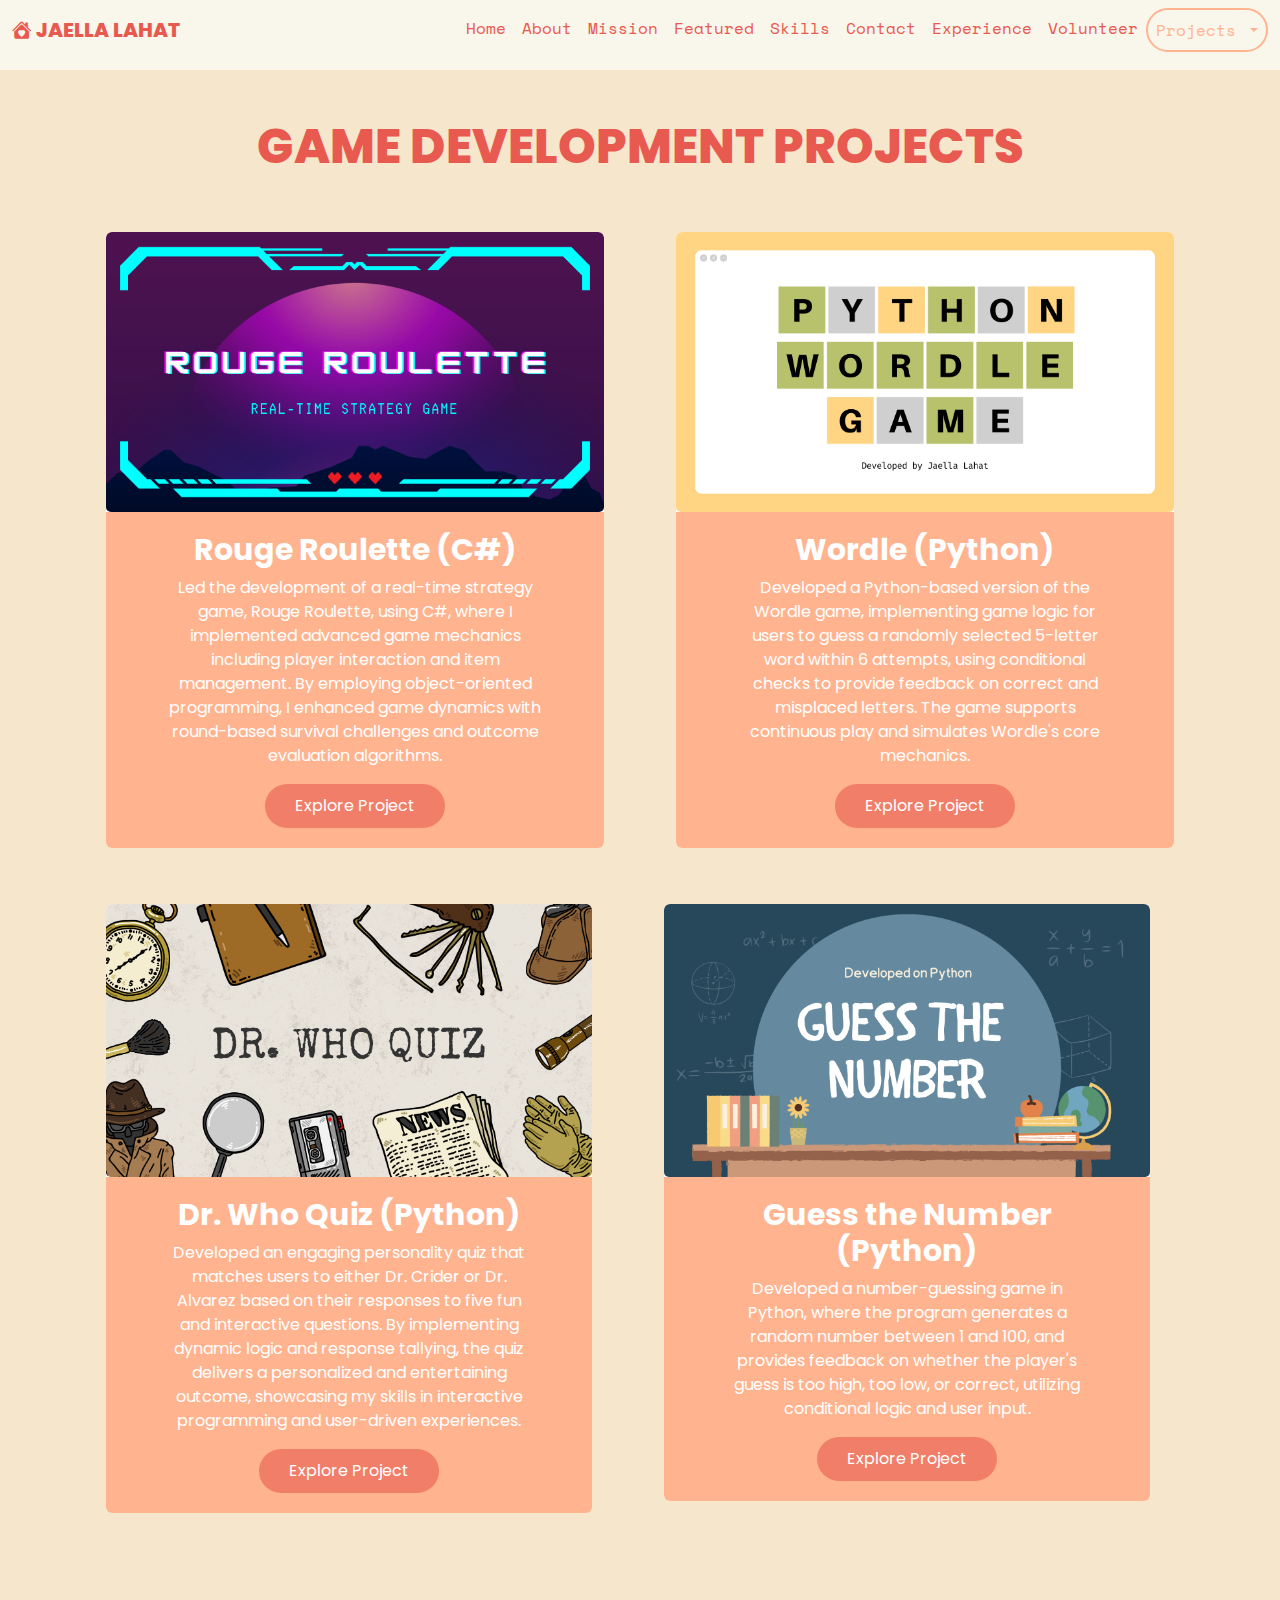
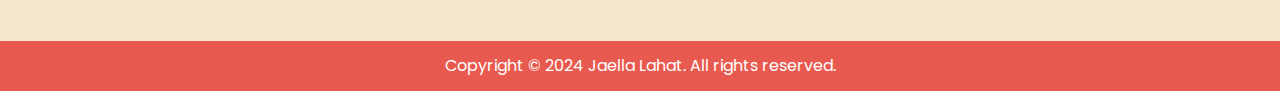
<file: game.html>
<!DOCTYPE html>
<html lang="en">
<head>
  <meta charset="UTF-8">
  <meta name="viewport" content="width=device-width, initial-scale=1.0">
  <meta name="milestone" content="Portfolio">
  <title>Data Analytics Projects</title>
  <!-- Bootstrap CSS CDN -->
  <link href="https://cdn.jsdelivr.net/npm/bootstrap@5.3.3/dist/css/bootstrap.min.css" rel="stylesheet" integrity="sha384-QWTKZyjpPEjISv5WaRU9OFeRpok6YctnYmDr5pNlyT2bRjXh0JMhjY6hW+ALEwIH" crossorigin="anonymous">
  <!-- Bootstrap Icons CDN -->
  <link rel="stylesheet" href="https://cdn.jsdelivr.net/npm/bootstrap-icons@1.11.3/font/bootstrap-icons.min.css">
  <!-- Space Mono Font Family -->
  <link rel="preconnect" href="https://fonts.googleapis.com">
  <link rel="preconnect" href="https://fonts.gstatic.com" crossorigin>
  <link href="https://fonts.googleapis.com/css2?family=Space+Mono:ital,wght@0,400;0,700;1,400;1,700&display=swap" rel="stylesheet">
  <!-- Poppins Font Family -->
  <link rel="preconnect" href="https://fonts.googleapis.com">
  <link rel="preconnect" href="https://fonts.gstatic.com" crossorigin>
  <link href="https://fonts.googleapis.com/css2?family=Poppins:ital,wght@0,100;0,200;0,300;0,400;0,500;0,600;0,700;0,800;0,900;1,100;1,200;1,300;1,400;1,500;1,600;1,700;1,800;1,900&display=swap" rel="stylesheet">
  <!-- My Style Sheets -->
  <link href="style.css" rel="stylesheet" type="text/css">
</head>
<body class="scroll-top" data-bs-spy="scroll" data-bs-target=".navbar" data-bs-offset="70">

  <!-- NavBar -->
  <nav class="navbar navbar-expand-lg fixed-top">
    <div class="container-fluid">
      <a class="navbar-brand" href="#"><i class="bi bi-house-heart-fill"></i> JAELLA LAHAT</a>
      <button class="navbar-toggler" type="button" data-bs-toggle="collapse" data-bs-target="#nav-collapse" aria-controls="nav-collapse" aria-expanded="false" aria-label="Toggle navigation">
        <i class="bi bi-chevron-double-down"></i>
      </button>

    <div id="nav-collapse" class="collapse navbar-collapse">
      <!-- Unordered List of NavBar Items-->
      <ul class="navbar-nav ms-auto">
        <!-- Home -->
        <li class="nav-item">
          <a class="nav-link" href="index.html">Home</a>
        </li>
        <!-- About Me -->
        <li class="nav-item">
          <a class="nav-link" href="#about-section">About</a>
        </li>
        <!-- Mission & Values -->
        <li class="nav-item">
          <a class="nav-link" href="#mission-section">Mission</a>
        </li>
        <!-- Featured -->
        <li class="nav-item">
          <a class="nav-link" href="#featured-section">Featured</a>
        </li>
        <!-- Skills -->
        <li class="nav-item">
          <a class="nav-link" href="#skills-section">Skills</a>
        </li>
        <!-- Contact -->
        <li class="nav-item">
          <a class="nav-link" href="#contact-section">Contact</a>
        </li>
        <!-- Experience -->
        <li class="nav-item">
          <a class="nav-link" href="experience.html">Experience</a>
        </li>
        <!-- Volunteer Work -->
        <li class="nav-item">
          <a class="nav-link" href="volunteer.html">Volunteer</a>
        </li>
        <!-- Projects Dropdown -->
        <li class="nav-item dropdown">
          <a class="nav-link dropdown-toggle active" href="#" role="button" data-bs-toggle="dropdown" aria-expanded="false">
            Projects
          </a>
          <ul class="dropdown-menu dropdown-menu-end">
            <li><a class="dropdown-item" href="web.html">Web Development</a></li>
            <li><a class="dropdown-item" href="data.html">Data Analytics</a></li>
            <li><a class="dropdown-item" href="#">Game Development</a></li>
            <li><a class="dropdown-item" href="it.html">Tech Infrastructure</a></li>
            <li><a class="dropdown-item" href="marketing.html">Digital Marketing</a></li>
          </ul>
        </li>
      </ul>
    </div>
  </nav>

  
  <section id="gca-projects-section" class="py-5">
    <div class="container">
      <!-- Section Header -->
      <div class="row mb-4">
        <!-- Title -->
        <div class="col-md-12 text-center">
          <h2 class="featured-title">GAME DEVELOPMENT PROJECTS</h2>
        </div>
      </div>

      <!-- ROW 1 -->
      <div class="row mb-4">
        <!-- #1 - Rouge Roulette -->
        <div class="col-lg-6 col-md-6 col-sm-12">
          <div class="card">
            <div class="card-img">
              <img src="img/game-projects/rouge-roulette.png" alt="An image to represent the Rouge Roulette game." class="img-fluid">
            </div>
            <div class="card-body">
              <h5 class="card-title">Rouge Roulette (C#)</h5>
              <p class="card-text">Led the development of a real-time strategy game, Rouge Roulette, using C#, where I implemented advanced game mechanics including player interaction and item management. By employing object-oriented programming, I enhanced game dynamics with round-based survival challenges and outcome evaluation algorithms. </p>
              <a href="https://drive.google.com/drive/folders/15AwU4F5iXyZMFVhFaECiroUCIdvXsIYe?usp=sharing" class="btn btn-primary">Explore Project</a>
            </div>
          </div>
        </div>

        <!-- #2 - Wordle -->
        <div class="col-lg-6 col-md-6 col-sm-12">
          <div class="card">
            <div class="card-img">
              <img src="img/game-projects/wordle.png" alt="An image to represent the Wordle game." class="img-fluid">
            </div>
            <div class="card-body">
              <h5 class="card-title">Wordle (Python)</h5>
              <p class="card-text">Developed a Python-based version of the Wordle game, implementing game logic for users to guess a randomly selected 5-letter word within 6 attempts, using conditional checks to provide feedback on correct and misplaced letters. The game supports continuous play and simulates Wordle's core mechanics.</p>
              <a href="https://drive.google.com/drive/folders/18RwDZNz2a4MQn5MfI-Wm5Ht3MJlzJhcJ?usp=sharing" class="btn btn-primary">Explore Project</a>
            </div>
          </div>
        </div>

      <!-- ROW 2 -->
      <div class="row mb-4">

          <!-- #3 - Dr Who Quiz -->
          <div class="col-lg-6 col-md-6 col-sm-12">
            <div class="card">
              <div class="card-img">
                <img src="img/game-projects/dr-who-quiz.png" alt="An image to represent the Dr. Who Quiz game." class="img-fluid">
              </div>
              <div class="card-body">
                <h5 class="card-title">Dr. Who Quiz (Python)</h5>
                <p class="card-text">Developed an engaging personality quiz that matches users to either Dr. Crider or Dr. Alvarez based on their responses to five fun and interactive questions. By implementing dynamic logic and response tallying, the quiz delivers a personalized and entertaining outcome, showcasing my skills in interactive programming and user-driven experiences.</p>
                <a href="https://drive.google.com/drive/folders/1Xy4cc6PiqviDGhRTs20YLvE4s5eXuFTO?usp=sharing" class="btn btn-primary">Explore Project</a>
              </div>
            </div>
          </div>


        <!-- #4 - Guess The Number-->
        <div class="col-lg-6 col-md-6 col-sm-12">
          <div class="card">
            <div class="card-img">
              <img src="img/game-projects/guess-the-number.png" alt="An image to represent the Guess The Number game." class="img-fluid">
            </div>
            <div class="card-body">
              <h5 class="card-title">Guess the Number (Python)</h5>
              <p class="card-text">Developed a number-guessing game in Python, where the program generates a random number between 1 and 100, and provides feedback on whether the player's guess is too high, too low, or correct, utilizing conditional logic and user input.</p>
              <a href="https://drive.google.com/drive/folders/1IutGUI7yfK0_XKh70A-HGhY5E8_zJpLT?usp=sharing" class="btn btn-primary">Explore Project</a>
            </div>
          </div>
        </div>
      </div>
    </div>
  </section>

  <!-- Footer section -->
  <section id="footer-section">
    <div class="container">
      <div class="row">
        <div class="col-md-12 text-center">
          <p>Copyright © 2024 Jaella Lahat. All rights reserved.</p>
        </div>
      </div>
    </div>
  </section>

  <!-- Bootstrap JS Bundle -->
  <script src="https://cdn.jsdelivr.net/npm/bootstrap@5.3.3/dist/js/bootstrap.bundle.min.js" integrity="sha384-YvpcrYf0tY3lHB60NNkmXc5s9fDVZLESaAA55NDzOxhy9GkcIdslK1eN7N6jIeHz" crossorigin="anonymous"></script>
  <!-- Custom JS -->
  <script src="script.js"></script>
</body>
</html>
</file>
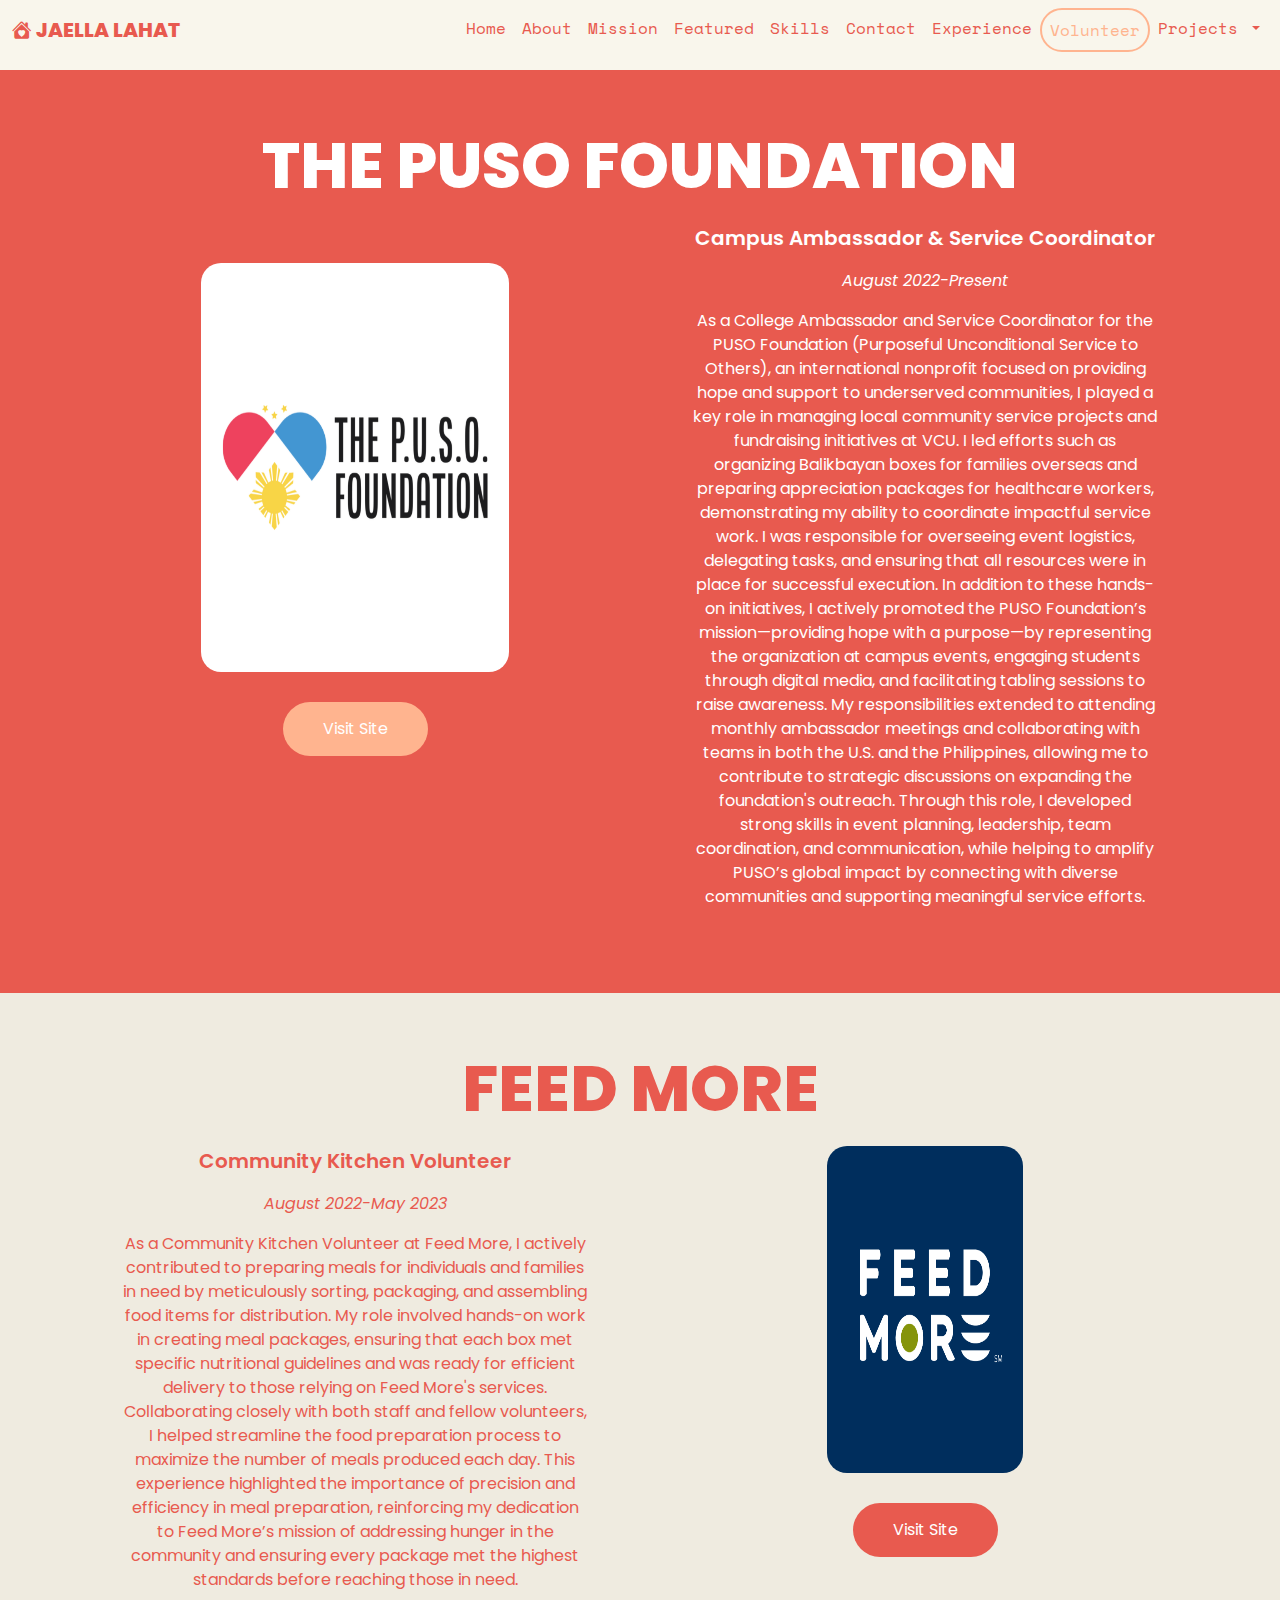
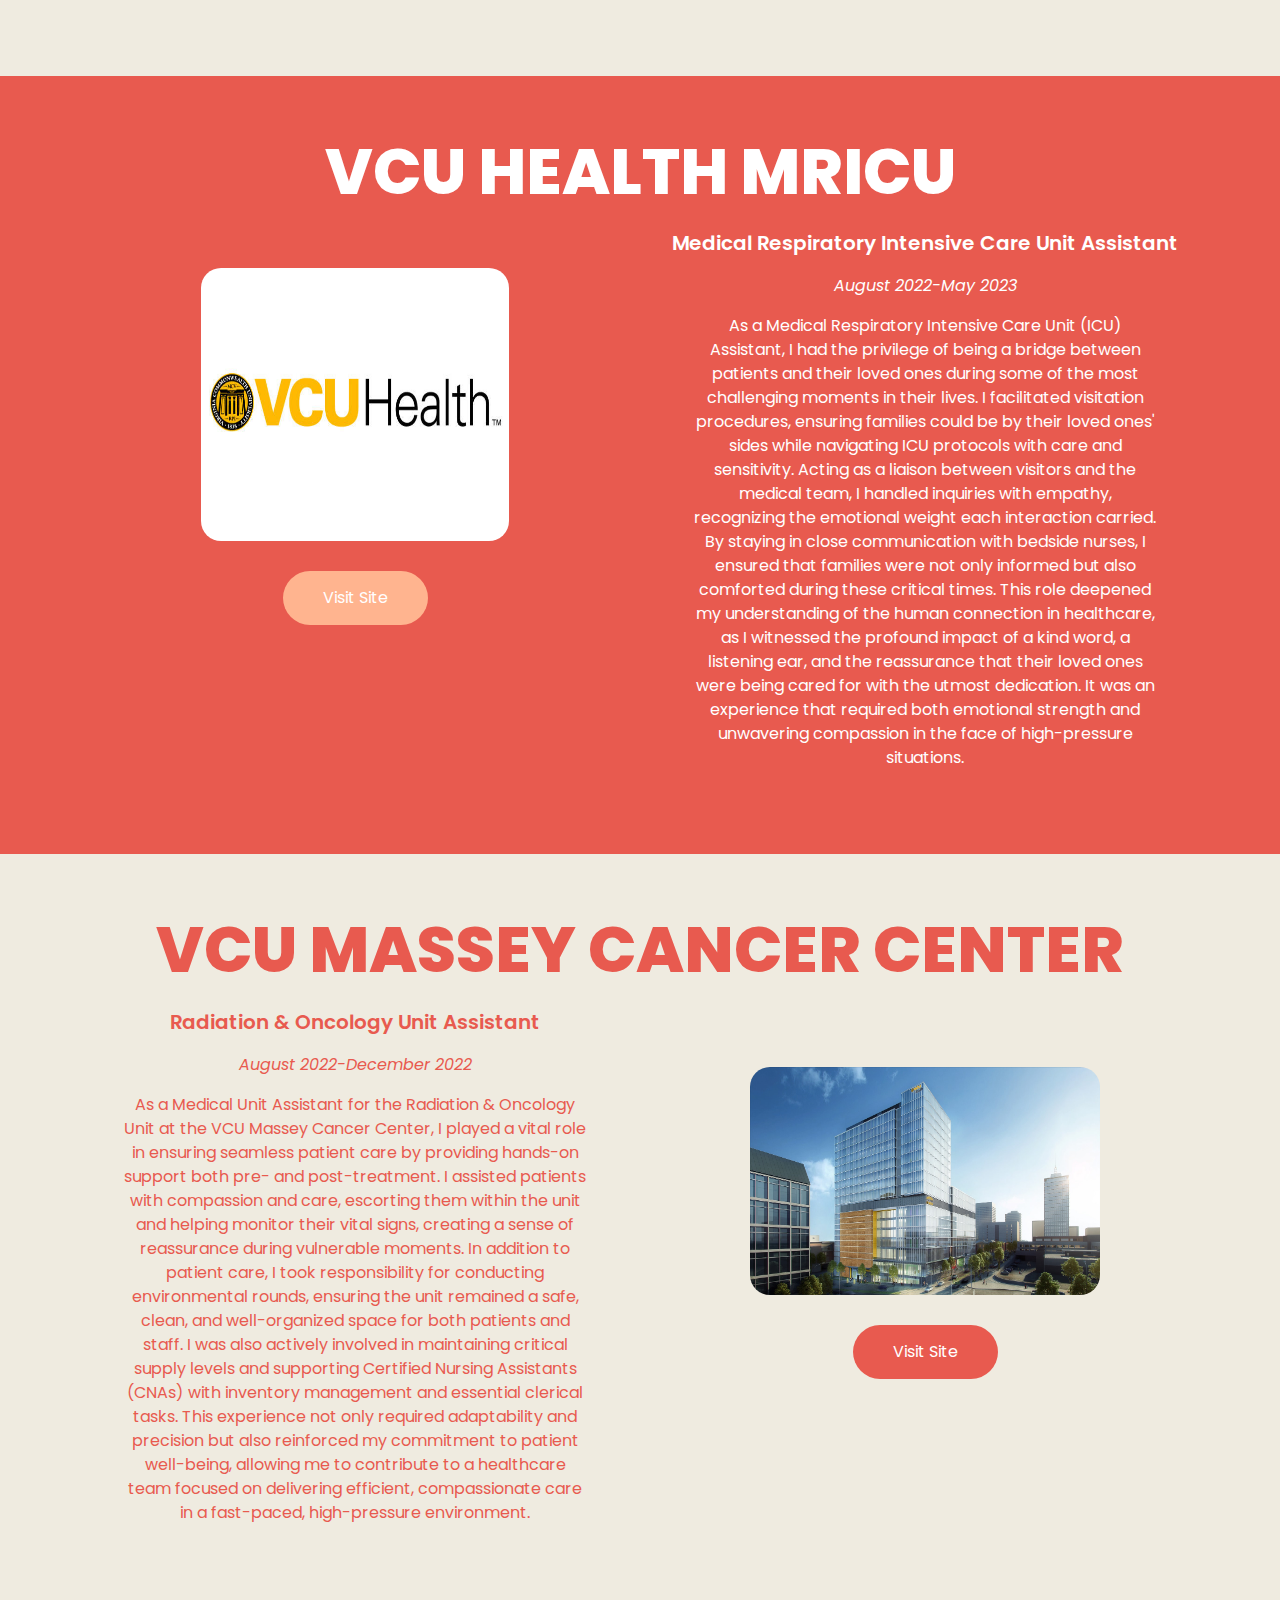
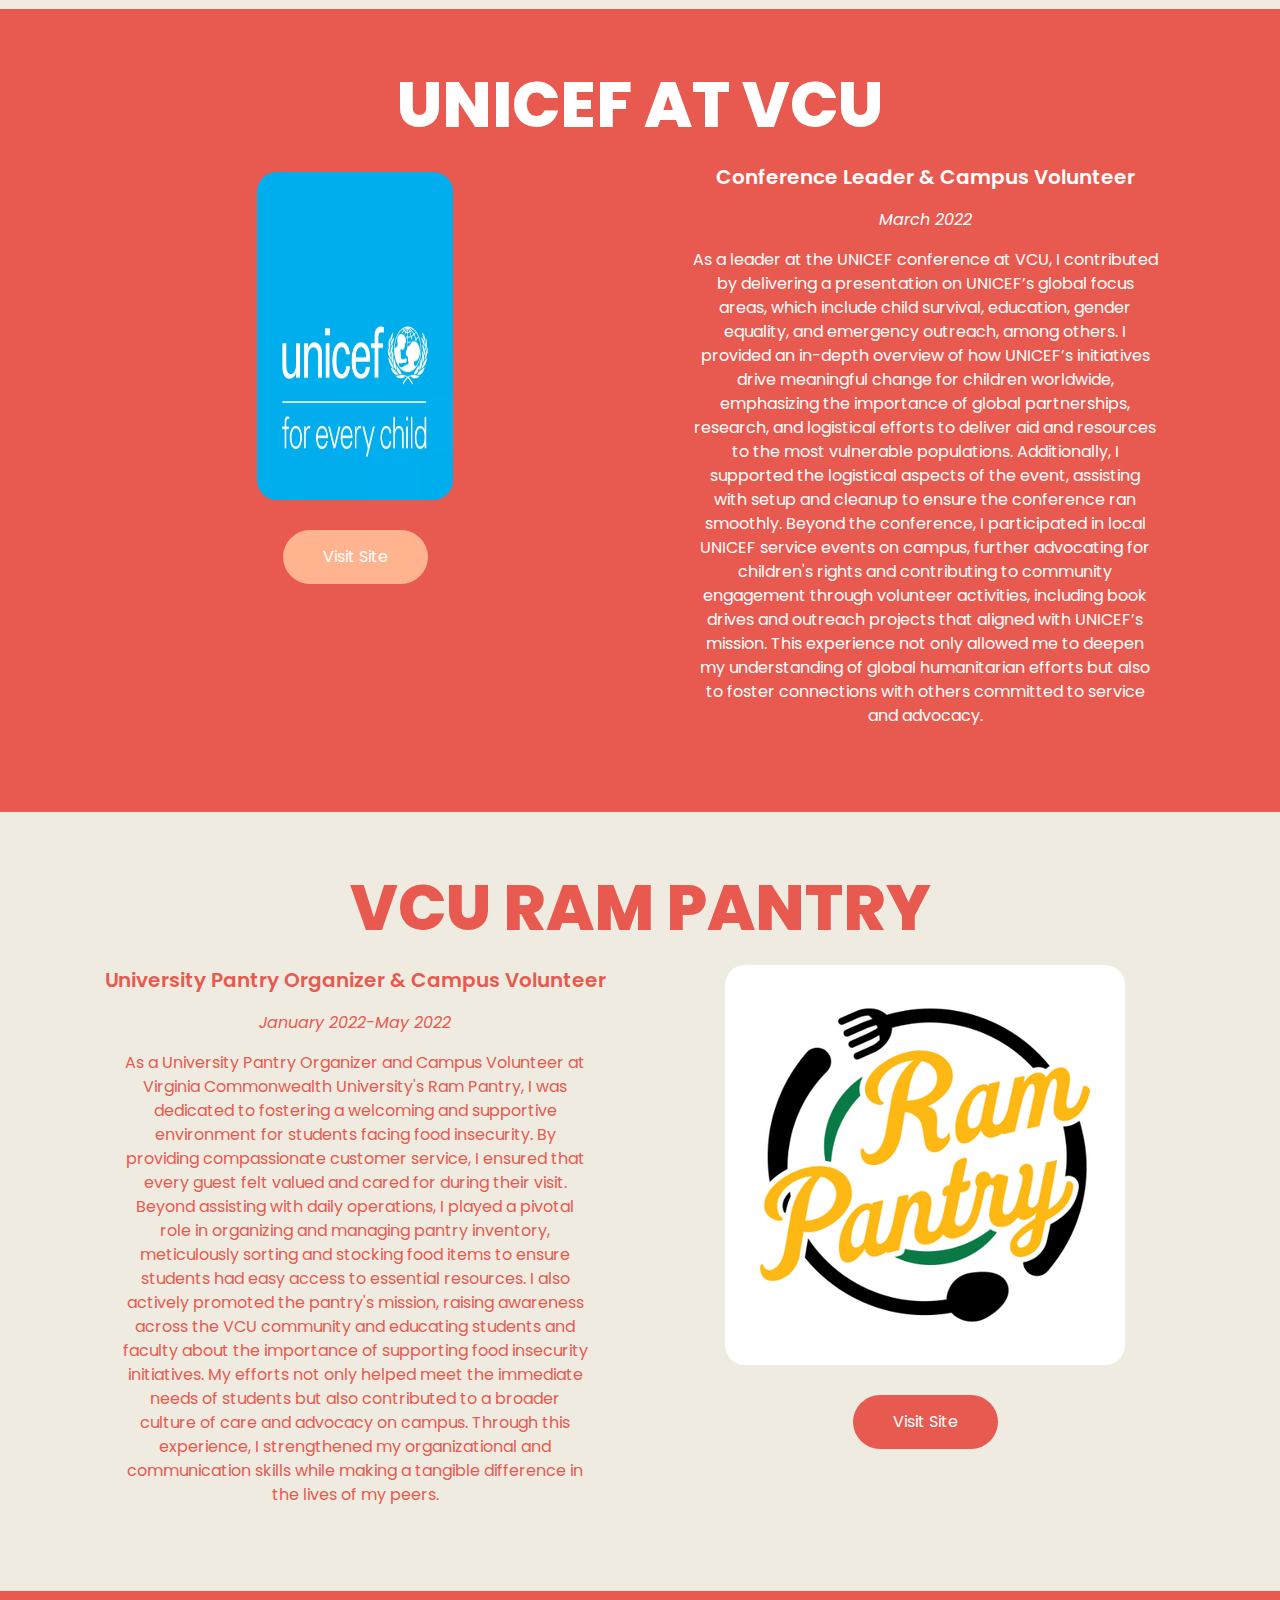
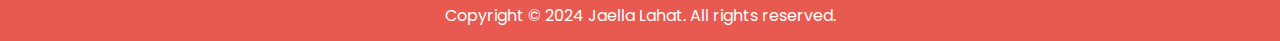
<file: volunteer.html>
<!DOCTYPE html>
<html lang="en">
<head>
  <meta charset="UTF-8">
  <meta name="viewport" content="width=device-width, initial-scale=1.0">
  <meta name="milestone" content="Portfolio">
  <title>Professional Experience</title>
  <!-- Bootstrap CSS CDN -->
  <link href="https://cdn.jsdelivr.net/npm/bootstrap@5.3.3/dist/css/bootstrap.min.css" rel="stylesheet" integrity="sha384-QWTKZyjpPEjISv5WaRU9OFeRpok6YctnYmDr5pNlyT2bRjXh0JMhjY6hW+ALEwIH" crossorigin="anonymous">
  <!-- Bootstrap Icons CDN -->
  <link rel="stylesheet" href="https://cdn.jsdelivr.net/npm/bootstrap-icons@1.11.3/font/bootstrap-icons.min.css">
  <!-- Space Mono Font Family -->
  <link rel="preconnect" href="https://fonts.googleapis.com">
  <link rel="preconnect" href="https://fonts.gstatic.com" crossorigin>
  <link href="https://fonts.googleapis.com/css2?family=Space+Mono:ital,wght@0,400;0,700;1,400;1,700&display=swap" rel="stylesheet">
  <!-- Poppins Font Family -->
  <link rel="preconnect" href="https://fonts.googleapis.com">
  <link rel="preconnect" href="https://fonts.gstatic.com" crossorigin>
  <link href="https://fonts.googleapis.com/css2?family=Poppins:ital,wght@0,100;0,200;0,300;0,400;0,500;0,600;0,700;0,800;0,900;1,100;1,200;1,300;1,400;1,500;1,600;1,700;1,800;1,900&display=swap" rel="stylesheet">
  <!-- My Style Sheets -->
  <link href="style.css" rel="stylesheet" type="text/css">
</head>
<body class="scroll-top" data-bs-spy="scroll" data-bs-target=".navbar" data-bs-offset="70">

  <!-- NavBar -->
  <nav class="navbar navbar-expand-lg fixed-top">
    <div class="container-fluid">
      <a class="navbar-brand" href="#"><i class="bi bi-house-heart-fill"></i> JAELLA LAHAT</a>
      <button class="navbar-toggler" type="button" data-bs-toggle="collapse" data-bs-target="#nav-collapse" aria-controls="nav-collapse" aria-expanded="false" aria-label="Toggle navigation">
        <i class="bi bi-chevron-double-down"></i>
      </button>

    <div id="nav-collapse" class="collapse navbar-collapse">
      <!-- Unordered List of NavBar Items-->
      <ul class="navbar-nav ms-auto">
        <!-- Home -->
        <li class="nav-item">
          <a class="nav-link" href="index.html">Home</a>
        </li>
        <!-- About Me -->
        <li class="nav-item">
          <a class="nav-link" href="#about-section">About</a>
        </li>
        <!-- Mission & Values -->
        <li class="nav-item">
          <a class="nav-link" href="#mission-section">Mission</a>
        </li>
        <!-- Featured -->
        <li class="nav-item">
          <a class="nav-link" href="#featured-section">Featured</a>
        </li>
        <!-- Skills -->
        <li class="nav-item">
          <a class="nav-link" href="#skills-section">Skills</a>
        </li>
        <!-- Contact -->
        <li class="nav-item">
          <a class="nav-link" href="#contact-section">Contact</a>
        </li>
        <!-- Experience -->
        <li class="nav-item">
          <a class="nav-link" href="experience.html">Experience</a>
        </li>
        <!-- Volunteer Work -->
        <li class="nav-item">
          <a class="nav-link active" href="#">Volunteer</a>
        </li>
        <!-- Projects Dropdown -->
        <li class="nav-item dropdown">
          <a class="nav-link dropdown-toggle" href="#" role="button" data-bs-toggle="dropdown" aria-expanded="false">
            Projects
          </a>
          <ul class="dropdown-menu dropdown-menu-end">
            <li><a class="dropdown-item" href="web.html">Web Development</a></li>
            <li><a class="dropdown-item" href="data.html">Data Analytics</a></li>
            <li><a class="dropdown-item" href="game.html">Game Development</a></li>
            <li><a class="dropdown-item" href="it.html">Tech Infrastructure</a></li>
            <li><a class="dropdown-item" href="marketing.html">Digital Marketing</a></li>
          </ul>
        </li>
      </ul>
    </div>
  </nav>

  <!-- Experience 1: PUSO-->
  <section id="puso-section" class="py-5">
    <div class="container">
      <!-- Row 1 -->
      <div class="row about-row"> 
        <div class="col-md-12 text-center">
          <h2 class="experience-title">THE PUSO FOUNDATION</h2>
        </div>
      </div>

      <!-- Row 2 -->
      <div class="row">
        <!-- COLUMN 1 Centered Image and Button -->
        <div class="col-md-6 d-flex flex-column align-items-center">
          <!-- Wrap the image in a div and center it -->
          <div class="d-flex justify-content-center">
            <img id="puso-img" src="img/puso.png" alt="An image of The PUSO Foundation logo.">
          </div>
          <!-- Wrap the button in a div and center it -->
          <div class="d-flex justify-content-center">
            <a id="experience-links-odd" href="https://www.pusofoundation.org/" class="btn btn-primary">Visit Site</a>
          </div>
        </div>

        <!-- COLUMN 2 Position, Dates, & Description -->
        <div class="col-md-6">
          <p class="text-center" id="position-statement">Campus Ambassador & Service Coordinator</p>
          <p class="text-center"><em>August 2022-Present</em></p>
          <p class="text-center" id="experience-statement">As a College Ambassador and Service Coordinator for the PUSO Foundation (Purposeful Unconditional Service to Others), an international nonprofit focused on providing hope and support to underserved communities, I played a key role in managing local community service projects and fundraising initiatives at VCU. I led efforts such as organizing Balikbayan boxes for families overseas and preparing appreciation packages for healthcare workers, demonstrating my ability to coordinate impactful service work. I was responsible for overseeing event logistics, delegating tasks, and ensuring that all resources were in place for successful execution. In addition to these hands-on initiatives, I actively promoted the PUSO Foundation’s mission—providing hope with a purpose—by representing the organization at campus events, engaging students through digital media, and facilitating tabling sessions to raise awareness. My responsibilities extended to attending monthly ambassador meetings and collaborating with teams in both the U.S. and the Philippines, allowing me to contribute to strategic discussions on expanding the foundation's outreach. Through this role, I developed strong skills in event planning, leadership, team coordination, and communication, while helping to amplify PUSO’s global impact by connecting with diverse communities and supporting meaningful service efforts.</p>
        </div>   
      </div>
    </div>
  </section>

  <!-- Experience 2: Feed More-->
  <section id="feed-more-section" class="py-5">
    <div class="container">
      <!-- Row 1 -->
      <div class="row about-row"> 
        <div class="col-md-12 text-center">
          <h2 class="experience-title">FEED MORE</h2>
        </div>
      </div>

      <!-- Row 2 -->
      <div class="row">

        <!-- COLUMN 1 Position, Dates, & Description -->
        <div class="col-md-6">
          <p class="text-center" id="position-statement">Community Kitchen Volunteer</p>
          <p class="text-center"><em>August 2022-May 2023</em></p>
          <p class="text-center" id="experience-statement">As a Community Kitchen Volunteer at Feed More, I actively contributed to preparing meals for individuals and families in need by meticulously sorting, packaging, and assembling food items for distribution. My role involved hands-on work in creating meal packages, ensuring that each box met specific nutritional guidelines and was ready for efficient delivery to those relying on Feed More's services. Collaborating closely with both staff and fellow volunteers, I helped streamline the food preparation process to maximize the number of meals produced each day. This experience highlighted the importance of precision and efficiency in meal preparation, reinforcing my dedication to Feed More’s mission of addressing hunger in the community and ensuring every package met the highest standards before reaching those in need.</p>
        </div> 

        <!-- COLUMN 2 Centered Image and Button -->
        <div class="col-md-6 d-flex flex-column align-items-center">
          <!-- Wrap the image in a div and center it -->
          <div class="d-flex justify-content-center">
            <img id="feed-more-img" src="img/feed-more.png" alt="An image of Feed More logo.">
          </div>
          <!-- Wrap the button in a div and center it -->
          <div class="d-flex justify-content-center">
            <a id="experience-links-even" href="https://feedmore.org/" class="btn btn-primary">Visit Site</a>
          </div>
        </div>
      </div>
    </div>
  </section>

  <!-- Experience 3: VCU Health-->
  <section id="mricu-section" class="py-5">
    <div class="container">
      <!-- Row 1 -->
      <div class="row about-row"> 
        <div class="col-md-12 text-center">
          <h2 class="experience-title">VCU HEALTH MRICU</h2>
        </div>
      </div>

      <!-- Row 2 -->
      <div class="row">
        <!-- COLUMN 1 Centered Image and Button -->
        <div class="col-md-6 d-flex flex-column align-items-center">
          <!-- Wrap the image in a div and center it -->
          <div class="d-flex justify-content-center">
            <img id="mricu-img" src="img/vcu-health.jpg" alt="An image of the VCU Health logo.">
          </div>
          <!-- Wrap the button in a div and center it -->
          <div class="d-flex justify-content-center">
            <a id="experience-links-odd" href="https://www.vcuhealth.org/" class="btn btn-primary">Visit Site</a>
          </div>
        </div>

        <!-- COLUMN 2 Position, Dates, & Description -->
        <div class="col-md-6">
          <p class="text-center" id="position-statement"> Medical Respiratory Intensive Care Unit Assistant</p>
          <p class="text-center"><em>August 2022-May 2023</em></p>
          <p class="text-center" id="experience-statement">As a Medical Respiratory Intensive Care Unit (ICU) Assistant, I had the privilege of being a bridge between patients and their loved ones during some of the most challenging moments in their lives. I facilitated visitation procedures, ensuring families could be by their loved ones' sides while navigating ICU protocols with care and sensitivity. Acting as a liaison between visitors and the medical team, I handled inquiries with empathy, recognizing the emotional weight each interaction carried. By staying in close communication with bedside nurses, I ensured that families were not only informed but also comforted during these critical times. This role deepened my understanding of the human connection in healthcare, as I witnessed the profound impact of a kind word, a listening ear, and the reassurance that their loved ones were being cared for with the utmost dedication. It was an experience that required both emotional strength and unwavering compassion in the face of high-pressure situations.</p>
        </div>   
      </div>
    </div>
  </section>

  <!-- Experience 4: VCU HEALTH RAD ONC-->
  <section id="radonc-section" class="py-5">
    <div class="container">
      <!-- Row 1 -->
      <div class="row about-row"> 
        <div class="col-md-12 text-center">
          <h2 class="experience-title">VCU MASSEY CANCER CENTER</h2>
        </div>
      </div>

      <!-- Row 2 -->
      <div class="row">
        <!-- COLUMN 1 Position, Dates, & Description -->
        <div class="col-md-6">
          <p class="text-center" id="position-statement">Radiation & Oncology Unit Assistant</p>
          <p class="text-center"><em>August 2022-December 2022</em></p>
          <p class="text-center" id="experience-statement">As a Medical Unit Assistant for the Radiation & Oncology Unit at the VCU Massey Cancer Center, I played a vital role in ensuring seamless patient care by providing hands-on support both pre- and post-treatment. I assisted patients with compassion and care, escorting them within the unit and helping monitor their vital signs, creating a sense of reassurance during vulnerable moments. In addition to patient care, I took responsibility for conducting environmental rounds, ensuring the unit remained a safe, clean, and well-organized space for both patients and staff. I was also actively involved in maintaining critical supply levels and supporting Certified Nursing Assistants (CNAs) with inventory management and essential clerical tasks. This experience not only required adaptability and precision but also reinforced my commitment to patient well-being, allowing me to contribute to a healthcare team focused on delivering efficient, compassionate care in a fast-paced, high-pressure environment.</p>
        </div> 

        <!-- COLUMN 2 Centered Image and Button -->
        <div class="col-md-6 d-flex flex-column align-items-center">
          <!-- Wrap the image in a div and center it -->
          <div class="d-flex justify-content-center">
            <img id="radonc-img" src="img/massey-vcu.png" alt="An image of the Massey Cancer Center at VCU Health.">
          </div>
          <!-- Wrap the button in a div and center it -->
          <div class="d-flex justify-content-center">
            <a id="experience-links-even" href="https://www.masseycancercenter.org/" class="btn btn-primary">Visit Site</a>
          </div>
        </div>
      </div>
    </div>
  </section>

  <!-- Experience 5: UNICEF-->
  <section id="unicef-section" class="py-5">
    <div class="container">
      <!-- Row 1 -->
      <div class="row about-row"> 
        <div class="col-md-12 text-center">
          <h2 class="experience-title">UNICEF AT VCU</h2>
        </div>
      </div>

      <!-- Row 2 -->
      <div class="row">
        <!-- COLUMN 1 Centered Image and Button -->
        <div class="col-md-6 d-flex flex-column align-items-center">
          <!-- Wrap the image in a div and center it -->
          <div class="d-flex justify-content-center">
            <img id="unicef-img" src="img/unicef.png" alt="An image of the Unicef logo.">
          </div>
          <!-- Wrap the button in a div and center it -->
          <div class="d-flex justify-content-center">
            <a id="experience-links-odd" href="https://www.unicefusa.org/about-unicef-usa/unicef-usa-and-unicef" class="btn btn-primary">Visit Site</a>
          </div>
        </div>

        <!-- COLUMN 2 Position, Dates, & Description -->
        <div class="col-md-6">
          <p class="text-center" id="position-statement">Conference Leader & Campus Volunteer</p>
          <p class="text-center"><em>March 2022</em></p>
          <p class="text-center" id="experience-statement">As a leader at the UNICEF conference at VCU, I contributed by delivering a presentation on UNICEF’s global focus areas, which include child survival, education, gender equality, and emergency outreach, among others. I provided an in-depth overview of how UNICEF’s initiatives drive meaningful change for children worldwide, emphasizing the importance of global partnerships, research, and logistical efforts to deliver aid and resources to the most vulnerable populations. Additionally, I supported the logistical aspects of the event, assisting with setup and cleanup to ensure the conference ran smoothly. Beyond the conference, I participated in local UNICEF service events on campus, further advocating for children's rights and contributing to community engagement through volunteer activities, including book drives and outreach projects that aligned with UNICEF’s mission. This experience not only allowed me to deepen my understanding of global humanitarian efforts but also to foster connections with others committed to service and advocacy.</p>
        </div>   
      </div>
    </div>
  </section>

  <!-- Experience 6: RAM PANTRY-->
  <section id="ram-pantry-section" class="py-5">
    <div class="container">
      <!-- Row 1 -->
      <div class="row about-row"> 
        <div class="col-md-12 text-center">
          <h2 class="experience-title">VCU RAM PANTRY</h2>
        </div>
      </div>

      <!-- Row 2 -->
      <div class="row">
        <!-- COLUMN 1 Position, Dates, & Description -->
        <div class="col-md-6">
          <p class="text-center" id="position-statement">University Pantry Organizer & Campus Volunteer</p>
          <p class="text-center"><em>January 2022-May 2022</em></p>
          <p class="text-center" id="experience-statement">As a University Pantry Organizer and Campus Volunteer at Virginia Commonwealth University's Ram Pantry, I was dedicated to fostering a welcoming and supportive environment for students facing food insecurity. By providing compassionate customer service, I ensured that every guest felt valued and cared for during their visit. Beyond assisting with daily operations, I played a pivotal role in organizing and managing pantry inventory, meticulously sorting and stocking food items to ensure students had easy access to essential resources. I also actively promoted the pantry's mission, raising awareness across the VCU community and educating students and faculty about the importance of supporting food insecurity initiatives. My efforts not only helped meet the immediate needs of students but also contributed to a broader culture of care and advocacy on campus. Through this experience, I strengthened my organizational and communication skills while making a tangible difference in the lives of my peers.</p>
        </div> 

        <!-- COLUMN 2 Centered Image and Button -->
        <div class="col-md-6 d-flex flex-column align-items-center">
          <!-- Wrap the image in a div and center it -->
          <div class="d-flex justify-content-center">
            <img id="ram-pantry-img" src="img/ram-pantry.png" alt="An image of the VCU Ram Pantry logo.">
          </div>
          <!-- Wrap the button in a div and center it -->
          <div class="d-flex justify-content-center">
            <a id="experience-links-even" href="https://advocacy.vcu.edu/resources/ram-pantry/" class="btn btn-primary">Visit Site</a>
          </div>
        </div>
      </div>
    </div>
  </section>

  
  
  <!-- Footer section -->
  <section id="footer-section">
    <div class="container">
      <div class="row">
        <div class="col-md-12 text-center">
          <p>Copyright © 2024 Jaella Lahat. All rights reserved.</p>
        </div>
      </div>
    </div>
  </section>

  <!-- Bootstrap JS Bundle -->
  <script src="https://cdn.jsdelivr.net/npm/bootstrap@5.3.3/dist/js/bootstrap.bundle.min.js" integrity="sha384-YvpcrYf0tY3lHB60NNkmXc5s9fDVZLESaAA55NDzOxhy9GkcIdslK1eN7N6jIeHz" crossorigin="anonymous"></script>
  <!-- Custom JS -->
  <script src="script.js"></script>
</body>
</html>
</file>
<file: style.css>
/* You can add custom CSS and extend Bootstrap styles in this file. Remember, Bootstrap is just CSS at the end of the day! */

/* Color Scheme
Beige #eae7dcff
Bright Red #e85a4fff
Fuschia Pink #d6536dff
Light Pink #ffa2b6ff
Yellow #efb11dff
Caramel #d8c3a5ff
Coral #f7877aff
Grey #8e8d8aff
Sand #f5e6ccff
Peach #ffb48fff
Cream #f9f6ecff
*/

/* Main Styles */
body {
  background-color: #f9f6ecff;
  font-family: "Poppins", sans-serif;
  padding-top: 70px;
}

section {
  padding: 100px 0; 
  background-color: #eae7dcff;
}

#about-section, 
#mission-section,
#featured-section,
#skills-section,
#contact-section {
  padding-top: 70px; 
}

/* NavBar Styling */

.navbar {
  font-family: "Space Mono", monospace;
  transition: background-color 0.3s;
  background-color: #f9f6ecff; 
  transition: background-color 0.6s ease-in-out;
}

.navbar-brand {
  font-family: "Poppins", sans-serif;
  font-weight: 800;
  font-style: normal;
}

.navbar-toggler {
  color: #e85a4fff;
  border-color: #e85a4fff;
}

.navbar-nav .nav-link,
.navbar-brand {
  color: #e85a4fff;
}

.dropdown-menu.dropdown-menu-end {
    background-color:  #fbf9f2ff;
    border-color: #e85a4fff;
}

.dropdown-menu .dropdown-item {
  color: #e85a4fff; 
}

/* ScrollSpy Settings */
.scroll-top .navbar {
  background-color: #e85a4fff !important;
}

.scroll-top .navbar-brand,
.scroll-top .navbar-nav .nav-link {
  color: white;
}

.scroll-top .navbar-toggler {
  color: white;
  border-color: white;
}

.scroll-top .navbar-nav .nav-link.active,
.scroll-top .navbar-toggler:hover,
.scroll-top .navbar-toggler:focus {
  color: #ffced9ff;
  border-color: #ffced9ff;
}

.scroll-top .navbar-nav .nav-link:hover,
.scroll-top .navbar-brand:hover,
.scroll-top .dropdown-menu .dropdown-item:hover {
  color: #ffced9ff; 
}

.scroll-top .navbar-nav .nav-link:hover,
.scroll-top .navbar-nav .nav-link.active {
  border: 2px solid #ffced9ff;
  border-radius: 30px;
  padding: 8px;
}

.scroll-top .navbar .dropdown-toggle:focus {
  color: #ffced9ff; 
}

.scroll-top .dropdown-menu .dropdown-item:hover {
  color: #e85a4fff; 
  background-color: #ffced9ff;
}

/* NavBar Hover Effects */
.navbar-nav .nav-link.active,
.navbar-toggler:hover,
.navbar-toggler:focus {
  color: #ffb48fff;
  border-color: #ffb48fff;
}

.navbar-nav .nav-link:hover,
.navbar-brand:hover,
.dropdown-menu .dropdown-item:hover {
  color: #ffb48fff; 
}

.navbar-nav .nav-link:hover,
.navbar-nav .nav-link.active {
  border: 2px solid #ffb48fff;
  border-radius: 30px;
  padding: 8px;
}

.navbar .dropdown-toggle:focus {
  color: #ffb48fff; 
}

.dropdown-menu .dropdown-item:hover {
  color: #e85a4fff; 
  background-color: #ffdbb8ff;
}

/* Hero Image */
.parallax {
  background-image: 
    linear-gradient(rgba(0,0,0,.4), rgba(0,0,0,.7)),
    url('img/laptop.jpg');
  min-height: 50vh; 
  background-attachment: fixed;
  background-position: center;
  background-repeat: no-repeat;
  background-size: cover;
  display: flex;
  align-items: center;
  justify-content: center;
  color: white;
  text-align: center;
  text-shadow: 1.5px 1.5px 4px rgb(232, 90, 79);
}

/* Styling Headshot */
.headshot-container {
  display: inline-block;
  border: 0.8vw solid rgba(232, 90, 79, .5); /* Use vw units for responsiveness */
  border-radius: 50%;
  overflow: hidden;
  box-shadow: 0 0 10px rgba(0, 0, 0, 0.3);
  max-width: 100%; 
}

.headshot {
  width: 100%; /* Responsive width */
  height: auto; /* Maintain aspect ratio */
  display: block;
  border-radius: 50%;
}

/* Media query for smaller screens */
@media (max-width: 768px) {
  .headshot-container {
      width: 150px;
      height: 150px;
      border-width: 3vw; 
  }
}

@media (min-width: 768px) {
  .headshot-container {
      width: 250px;
      height: 250px;
      border-width: 1.5vw; 
  }
}

#tagline {
  font-family: "Space Mono", monospace;
  font-size: 18px;
  text-shadow: none;
  line-height: 24px;
}

/* Body Styling */
/* About Section */
#about-section {
  background-color: #e85a4fff;
  color: white;
}

.about-row {
  padding: 10px; 
}

.about-title {
  font-size: 4em; 
  font-family: "Poppins", sans-serif;
  font-weight: 800;
  font-style: normal;
}

#about-statement {
  padding: 20px;
}

#about-section .row {
  display: flex;
  align-items: stretch;
}

#about-section .col-md-6 {
  display: flex;
  justify-content: center;
  align-items: center;
}

#about-section #about-img {
  max-width: 100%;
  height: auto;
  border-radius: 20px;
}

#about-section #about-statement {
  display: flex;
  align-items: center;
}

/* Mission Section */
.mission-title {
  font-size: 4em;
  font-family: "Poppins", sans-serif;
  font-weight: 800;
  font-style: normal;
  margin-bottom: 20px;
}

#mission-section {
  background-color: #efebe0ff;
  color: #e85a4fff;
}

#mission-statement {
  padding: 20px;
}

#mission-section .row {
  display: flex;
  align-items: stretch;
}

#mission-section .col-md-6 {
  display: flex;
  justify-content: center;
  align-items: center;
  flex-direction: column; /* Stack title and statement */
}

#mission-section #mission-img {
  max-width: 80%;
  height: auto;
  border-radius: 50%;
}

#mission-section #mission-statement {
  display: flex;
  align-items: center;
  flex-direction: column; /* Stack title and statement */
  justify-content: center; 
}

/* Featured Section */
#featured-section {
  background-color: #e85a4fff;
  color: white;
}

.featured-title {
  font-size: 3em; 
  font-family: "Poppins", sans-serif;
  font-weight: 800;
  font-style: normal;
}

#featured-description:hover {
  padding: 20px; 
  border: 3px solid white; 
  border-radius: 18px; 
  color: white; 
}

/* Carousel Styling */
.carousel-smaller {
  max-width: 75%; 
  margin: 0 auto; 
}

.carousel-smaller .carousel-img {
  object-fit: cover;
  width: 100%;
  height: 100%;
}

/* Skills Section */
#skills-section {
  background-color: #f5e6ccff; 
  color: #e85a4fff;
}

.skills-description {
  color: #e85a4fff;
  font-size: 14px;
}

.skills-row {
  padding: 10px; 
}

.skills-title {
  font-size: 4em; 
  font-family: "Poppins", sans-serif;
  font-weight: 800;
  font-style: normal;
}

.skill-icon {
  font-size: 60px;
}

.hover-effect {
  padding: 20px; 
}

.hover-effect:hover {
  border: 3px solid #ff9d6cff; 
  border-radius: 18px; 
  color: #ff9d6cff; 
}

.hover-effect:hover .skills-description {
  color: #ff9d6cff;
}

/* Contact Section */
.contact-title {
  font-size: 3em; 
  font-family: "Poppins", sans-serif;
  font-weight: 800;
  font-style: normal;
}

#contact-section {
  background-color: #efebe0ff;
  color: #e85a4fff;
}

.media-icon a {
  color: #e85a4fff;
  font-size: 80px;
  text-decoration: none;
}

.media-icon a:hover {
  color: #ff9f6fff;
}

/* Footer Section */
#footer-section {
  color: white;
  background-color: #e85a4fff;
  height: 50px; 
  display: flex;
  align-items: center; 
  justify-content: center; 
  padding: 20px;
}

#footer-section .container {
  display: flex;
  align-items: center;
  justify-content: center;
  height: 100%; 
}

#footer-section p {
  margin: 0; 
}

/* Web Development */

/* GCA Projects */
#gca-projects-section {
  background-color: #f5e6ccff; 
  color: #e85a4fff;
}

.card {
  position: relative;
  overflow: hidden;
  border: none;
  margin: 1rem;
}

@media (min-width: 768px) {
  .card {
    margin: 1.5rem; 
  }
}
.card-img {
  position: relative;
  overflow: hidden; 
}

.card-img img {
  width: 100%; 
  height: auto; 
  display: block;
}

/* Create the overlay effect */
.card-img::after {
  content: "";
  position: absolute;
  top: 0;
  left: 0;
  width: 100%;
  height: 100%;
  background-color: rgba(0, 0, 0, 0.35); 
  opacity: 0;
  transition: opacity 0.3s ease;
}

/* Show the overlay on hover */
.card:hover .card-img::after {
  opacity: 1;
}

.card-body {
  text-align: center;
  background-color: #ffb48fff;
  padding: 20px 60px;
}

.card-title {
  font-size: 30px; 
  font-family: "Poppins", sans-serif;
  font-weight: 700;
  font-style: normal;
}

.card-text {
  font-size: 16px; 
  font-family: "Poppins", sans-serif;
  font-weight: 400;
  font-style: normal;
}

.card-title,
.card-text {
  color: white;
  z-index: 1;
}

.btn-primary {
  color: white;
  z-index: 1;
}

.card .btn-primary {
  background-color: rgba(232, 90, 79, 0.6);
  border: none;
  padding: 10px 30px;
  border-radius: 30px;
}

.card .btn-primary:hover {
  background-color: rgba(232, 90, 79, 1);
}

/* Responsive spacing for cards */
.card {
  margin-bottom: 1.5rem; 
}

@media (min-width: 768px) {
  .card {
    margin-bottom: 2rem;
  }
}

/* Experience Page */
#podium-section {
  background-color: #e85a4fff;
  color: white;
}

.experience-title {
  font-size: 4em; 
  font-family: "Poppins", sans-serif;
  font-weight: 800;
  font-style: normal;
}

#podium-section #podium-img {
  max-width: 100%;
  height: auto;
  border-radius: 20px;
  margin-top: 10px;
  margin-bottom: 30px;
}

#experience-statement {
  padding-left: 20px;
  padding-right: 20px;
  padding-bottom: 20px;
  margin-left: 20px;
  margin-right: 20px;
}

#position-statement {
  font-size: 20px; 
  font-family: "Poppins", sans-serif;
  font-weight: 600;
}

#gwc-section {
  background-color: #efebe0ff;
  color: #e85a4fff;
}

#gwc-section #gwc-img {
  max-width: 65%;
  height: auto;
  border-radius: 20px;
  margin-bottom: 30px;
}

#wib-section {
  background-color: #e85a4fff;
  color: white;
}

#wib-section #wib-img {
  max-width: 100%;
  height: auto;
  border-radius: 20px;
  margin-top: 70px;
  margin-bottom: 30px;
}

#tech-connect-section {
  background-color: #efebe0ff;
  color: #e85a4fff;
}

#tech-connect-section #tech-connect-img {
  max-width: 80%;
  height: auto;
  border-radius: 20px;
  margin-top: 50px;
  margin-bottom: 30px;
}

#iso-section {
  background-color: #e85a4fff;
  color: white;
}

#iso-section #iso-img {
  max-width: 80%;
  height: auto;
  border-radius: 20px;
  margin-bottom: 30px;
}

#gca-da-section {
  background-color: #efebe0ff;
  color: #e85a4fff;
}

#gca-da-section #gca-da-img {
  max-width: 100%;
  height: auto;
  border-radius: 20px;
  margin-top: 60px;
  margin-bottom: 30px;
}

#gca-wd-section {
  background-color: #e85a4fff;
  color: white;
}

#gca-wd-section #gca-wd-img {
  max-width: 90%;
  height: auto;
  border-radius: 20px;
  margin-bottom: 30px;
}

#pace-section {
  background-color: #efebe0ff;
  color: #e85a4fff;
}

#pace-section #pace-img {
  max-width: 80%;
  height: auto;
  border-radius: 20px;
  margin-bottom: 30px;
}

#kapwa-section {
  background-color: #e85a4fff;
  color: white;
}

#kapwa-section #kapwa-img {
  max-width: 80%;
  height: auto;
  border-radius: 20px;
  margin-top: 60px;
  margin-bottom: 30px;
}

#opsmile-section {
  background-color: #efebe0ff;
  color: #e85a4fff;
}

#opsmile-section #opsmile-img {
  max-width: 100%;
  height: auto;
  border-radius: 20px;
  margin-top: 70px;
  margin-bottom: 30px;
}

#tfa-section {
  background-color: #e85a4fff;
  color: white;
}

#tfa-section #tfa-img {
  max-width: 60%;
  height: auto;
  border-radius: 20px;
  margin-bottom: 30px;
}

#fact-section {
  background-color: #efebe0ff;
  color: #e85a4fff;
}

#fact-section #fact-img {
  max-width: 65%;
  height: auto;
  border-radius: 20px;
  margin-bottom: 30px;
}

#clc-section {
  background-color: #e85a4fff;
  color: white;
}

#clc-section #clc-img {
  max-width: 100%;
  height: auto;
  border-radius: 20px;
  margin-bottom: 30px;
  margin-top: 110px;
}

#you-first-section {
  background-color: #efebe0ff;
  color: #e85a4fff;
}

#you-first-section #you-first-img {
  max-width: 60%;
  height: auto;
  border-radius: 20px;
  margin-bottom: 30px;
}

#vcu-chem-section {
  background-color: #e85a4fff;
  color: white;
}

#vcu-chem-section #vcu-chem-img {
  max-width: 80%;
  height: auto;
  border-radius: 20px;
  margin-top: 20px;
  margin-bottom: 20px;
}

#gca-ambassador-section {
  background-color: #efebe0ff;
  color: #e85a4fff;
}

#gca-ambassador-section #gca-ambassador-img {
  max-width: 50%;
  height: auto;
  border-radius: 20px;
  margin-bottom: 30px;
}

#supernova-section {
  background-color: #e85a4fff;
  color: white;
}

#supernova-section #supernova-img {
  max-width: 70%;
  height: auto;
  border-radius: 20px;
  margin-bottom: 30px;
  margin-top: 40px;
}

#fairfax-section {
  background-color: #efebe0ff;
  color: #e85a4fff;
}

#fairfax-section #fairfax-img {
  max-width: 70%;
  height: auto;
  border-radius: 20px;
  margin-bottom: 30px;
  margin-top: 60px;
}

#lorton-valley-section {
  background-color: #e85a4fff;
  color: white;
}

#lorton-valley-section #lorton-valley-img {
  max-width: 70%;
  height: auto;
  border-radius: 20px;
  margin-bottom: 30px;
  margin-top: 40px;
}

#usnda-section {
  background-color: #efebe0ff;
  color: #e85a4fff;
}

#usnda-section #usnda-img {
  max-width: 80%;
  height: auto;
  border-radius: 20px;
  margin-bottom: 30px;
  margin-top: 80px;
}

#pp-section {
  background-color: #e85a4fff;
  color: white;
}

#pp-section #pp-img {
  max-width: 60%;
  height: auto;
  border-radius: 20px;
  margin-bottom: 30px;
}

#lewkin-section {
  background-color: #efebe0ff;
  color: #e85a4fff;
}

#lewkin-section #lewkin-img {
  max-width: 80%;
  height: auto;
  border-radius: 20px;
  margin-bottom: 30px;
}

#experience-links-odd {
  background-color: #ffb48fff;
  border: none;
  padding: 15px 40px;
  border-radius: 30px;
}

#experience-links-even {
  background-color: #e85a4fff;
  border: none;
  padding: 15px 40px;
  border-radius: 30px;
}

#position-statement-gwc {
  font-size: 20px; 
  font-family: "Poppins", sans-serif;
  font-weight: 600;
  margin-top: 30px;
}

#position-statement-iso {
  font-size: 20px; 
  font-family: "Poppins", sans-serif;
  font-weight: 600;
  margin-top: 30px;
}

#position-statement-pp {
  font-size: 20px; 
  font-family: "Poppins", sans-serif;
  font-weight: 600;
  margin-top: 15px;
}

#position-statement-lewkin {
  font-size: 20px; 
  font-family: "Poppins", sans-serif;
  font-weight: 600;
  margin-top: 30px;
}

#puso-section {
  background-color: #e85a4fff;
  color: white;
}

#puso-section #puso-img {
  max-width: 75%;
  height: auto;
  border-radius: 20px;
  margin-top: 40px;
  margin-bottom: 30px;
}

#feed-more-section {
  background-color: #efebe0ff;
  color: #e85a4fff;
}

#feed-more-section #feed-more-img {
  max-width: 60%;
  height: auto;
  border-radius: 20px;
  margin-bottom: 30px;
}

#mricu-section {
  background-color: #e85a4fff;
  color: white;
}

#mricu-section #mricu-img {
  max-width: 75%;
  height: auto;
  border-radius: 20px;
  margin-top: 40px;
  margin-bottom: 30px;
}

#radonc-section {
  background-color: #efebe0ff;
  color: #e85a4fff;
}

#radonc-section #radonc-img {
  max-width: 80%;
  height: auto;
  border-radius: 20px;
  margin-bottom: 30px;
  margin-top: 60px;
}

#unicef-section {
  background-color: #e85a4fff;
  color: white;
}

#unicef-section #unicef-img {
  max-width: 60%;
  height: auto;
  border-radius: 20px;
  margin-top: 10px;
  margin-bottom: 30px;
}

#ram-pantry-section {
  background-color: #efebe0ff;
  color: #e85a4fff;
}

#ram-pantry-section #ram-pantry-img {
  max-width: 100%;
  height: auto;
  border-radius: 20px;
  margin-bottom: 30px;
}
</file>
